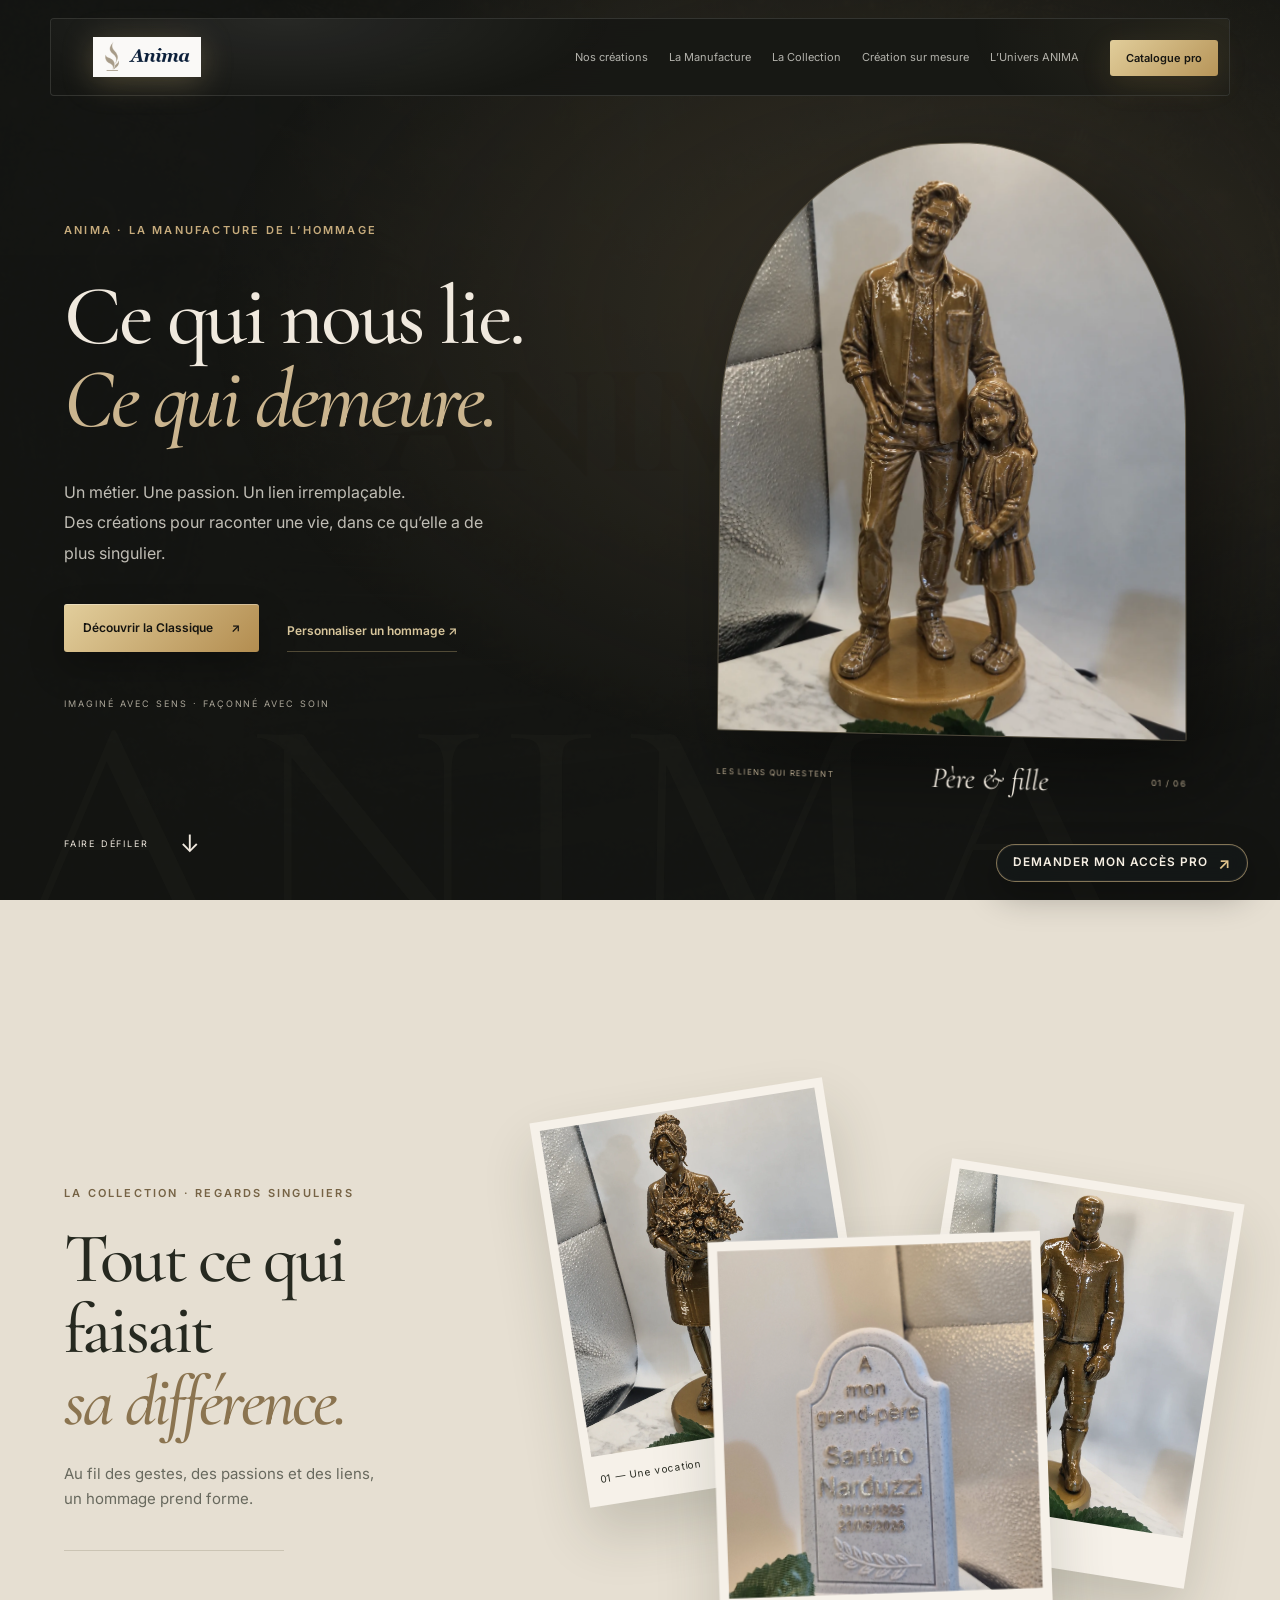
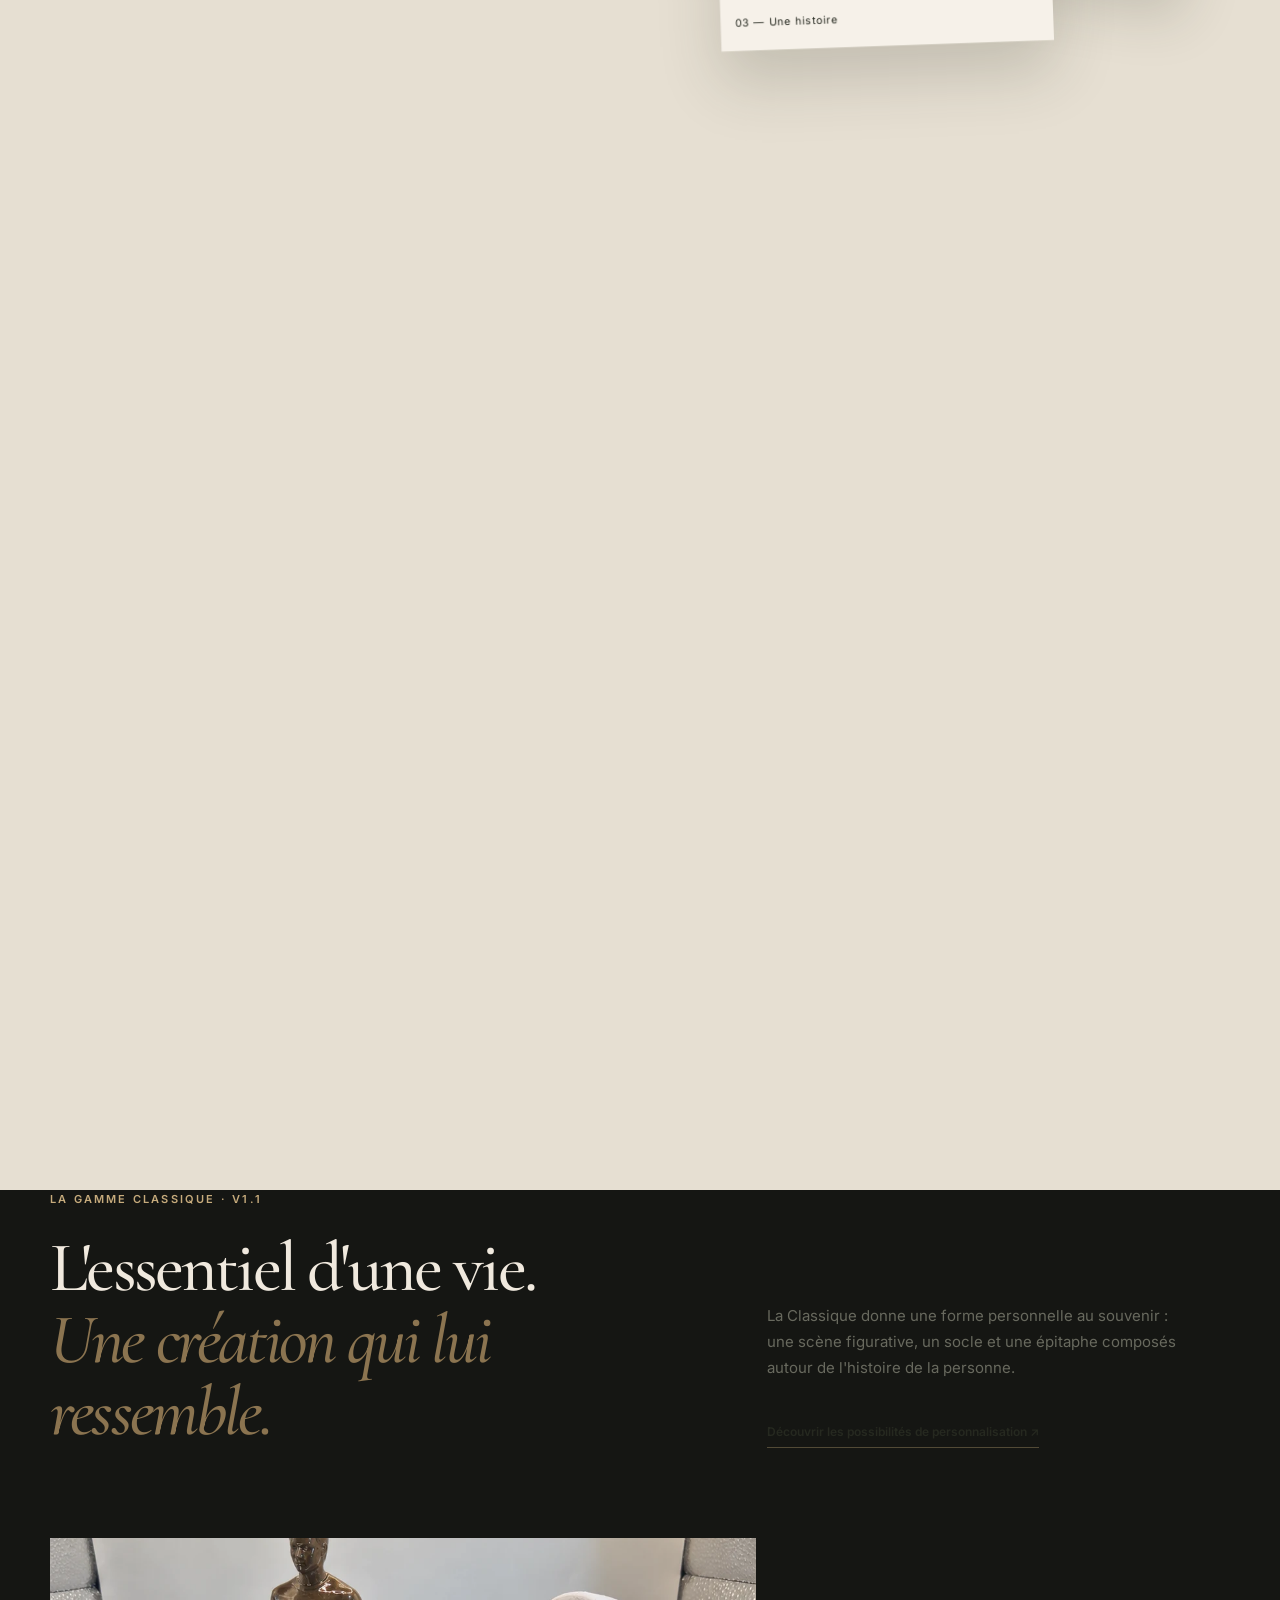
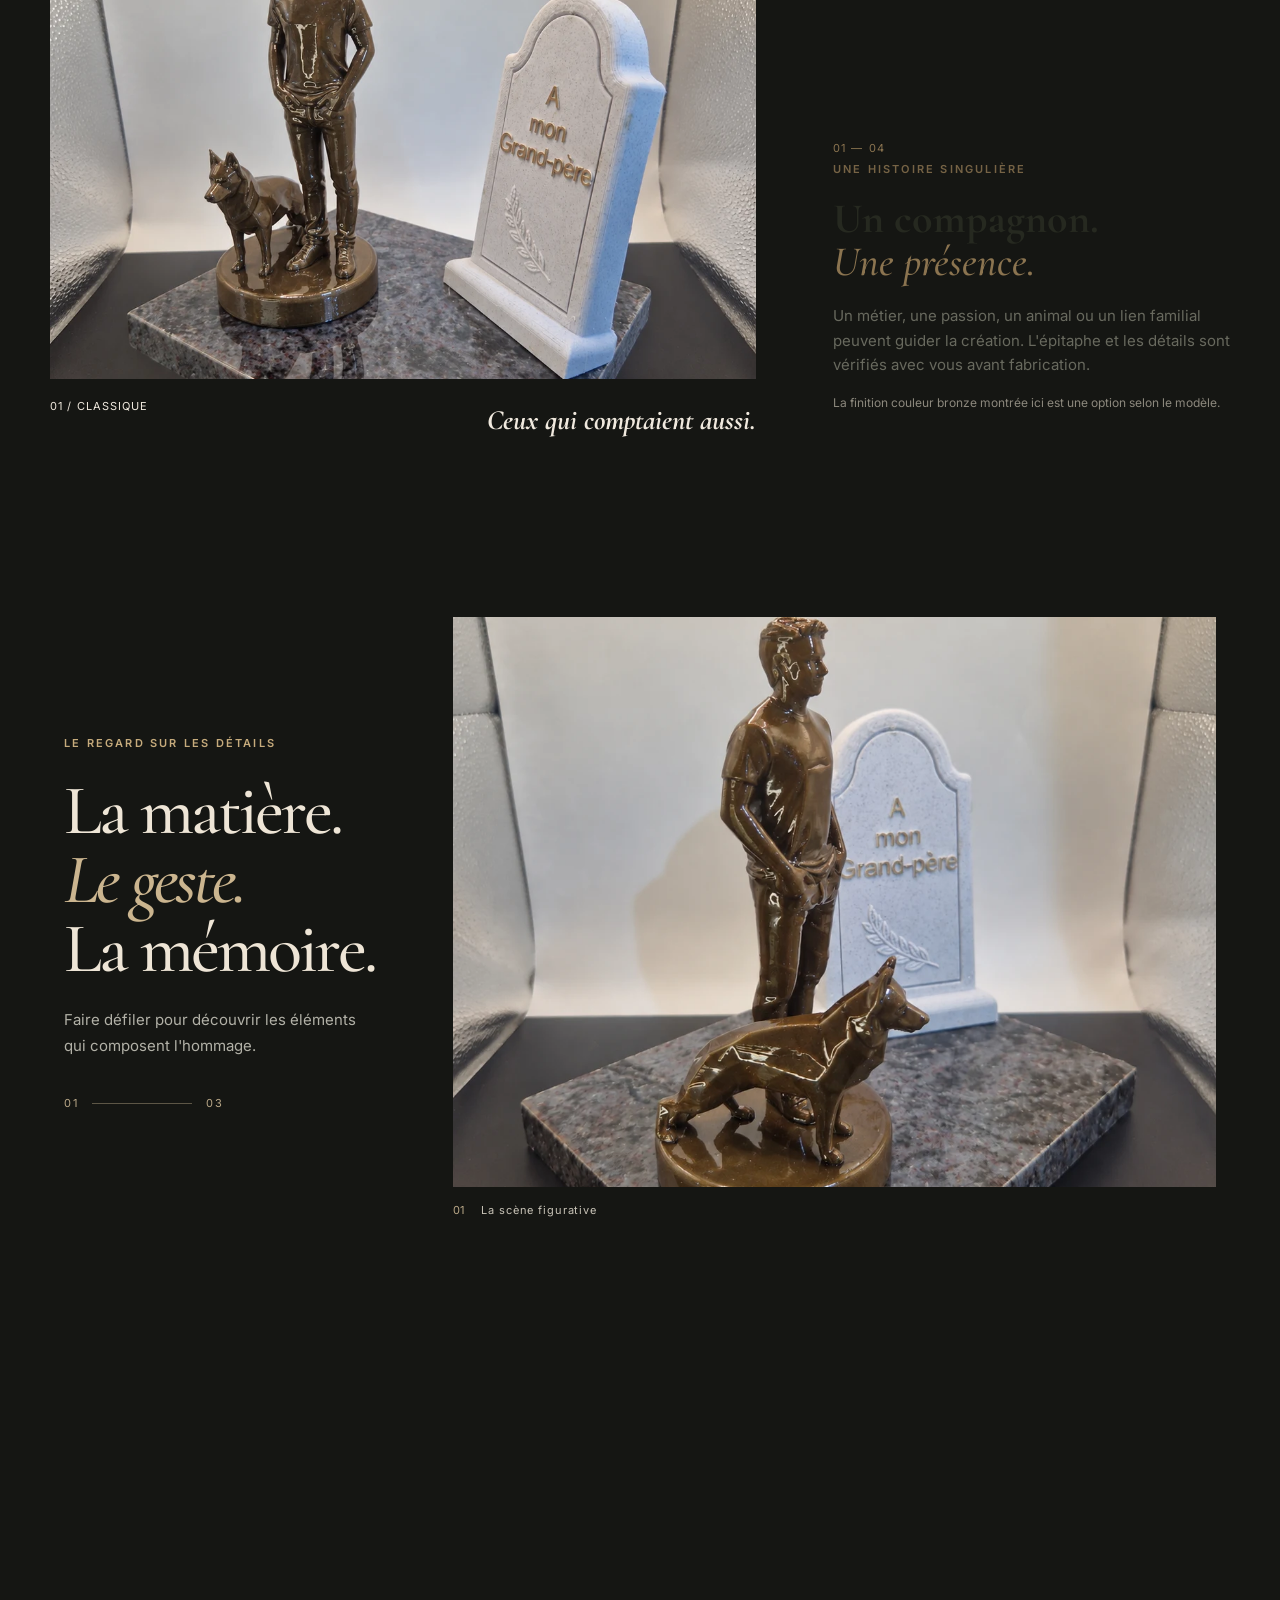
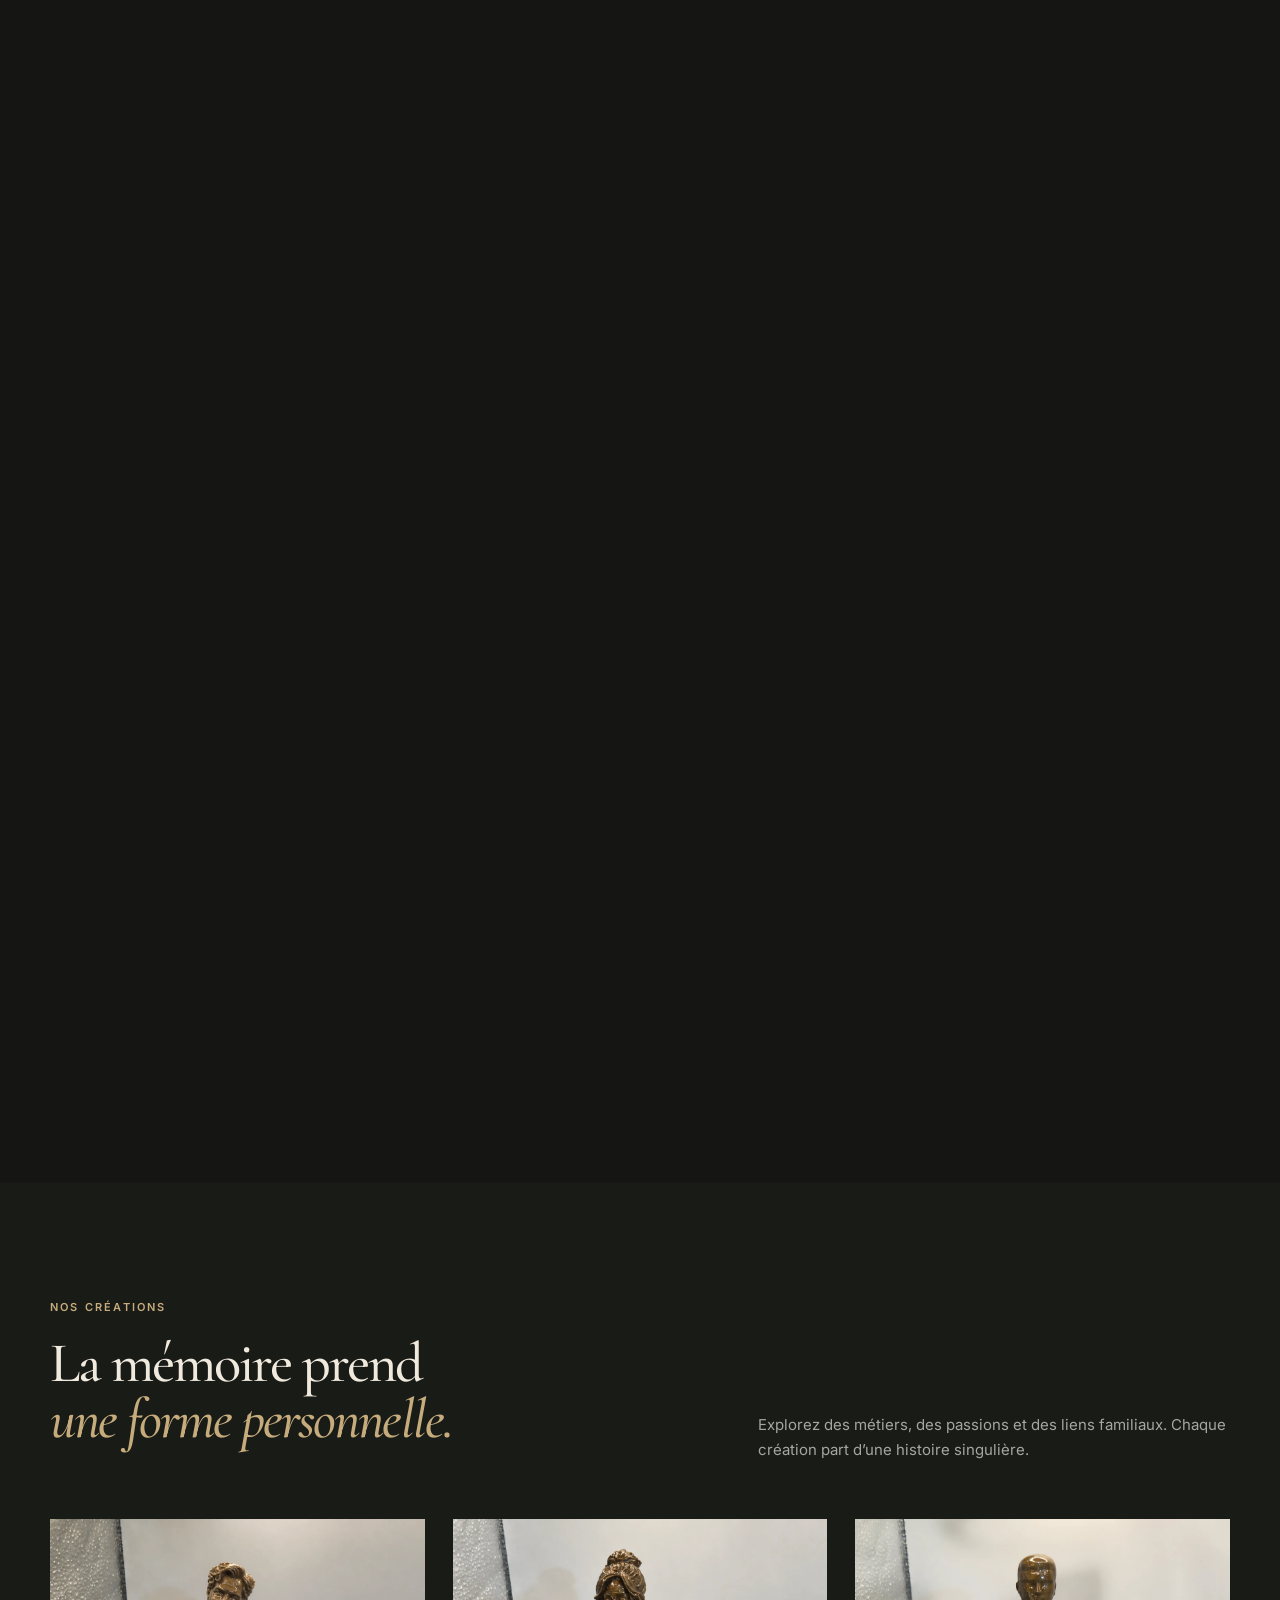
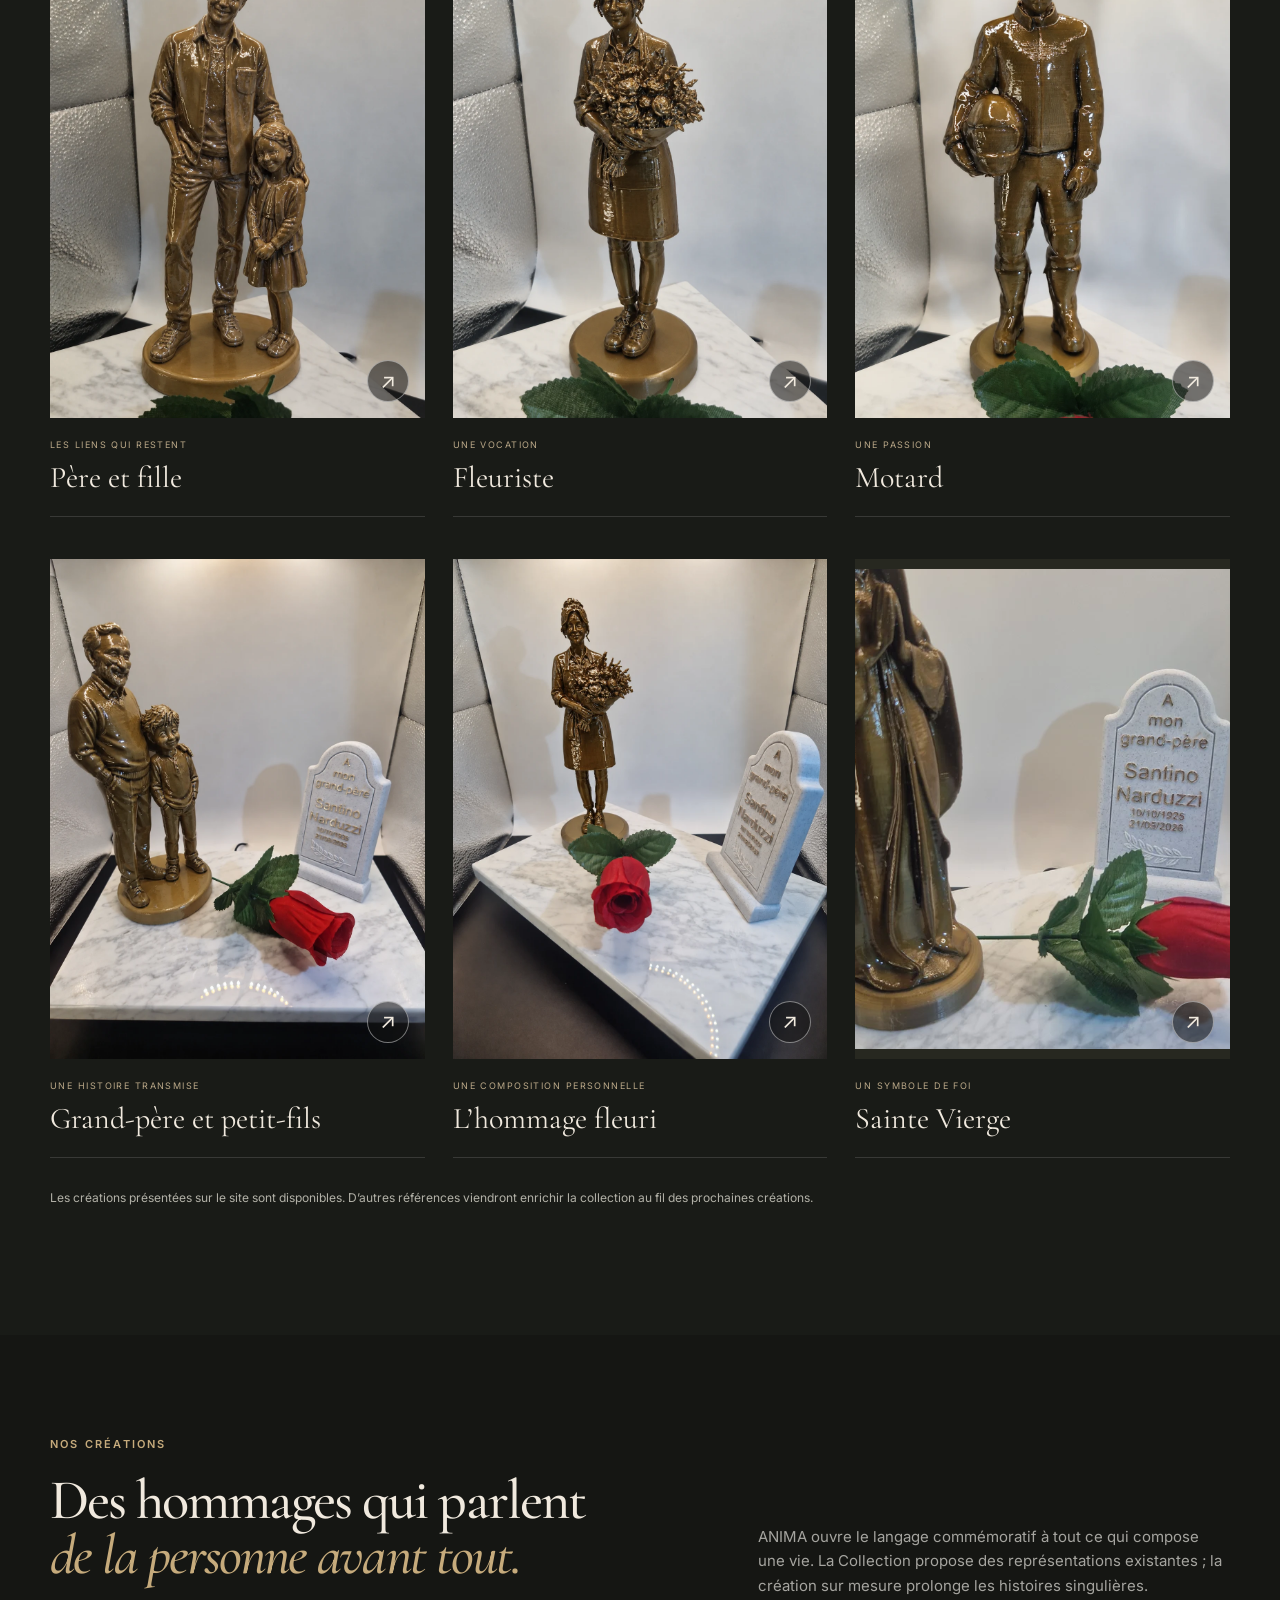
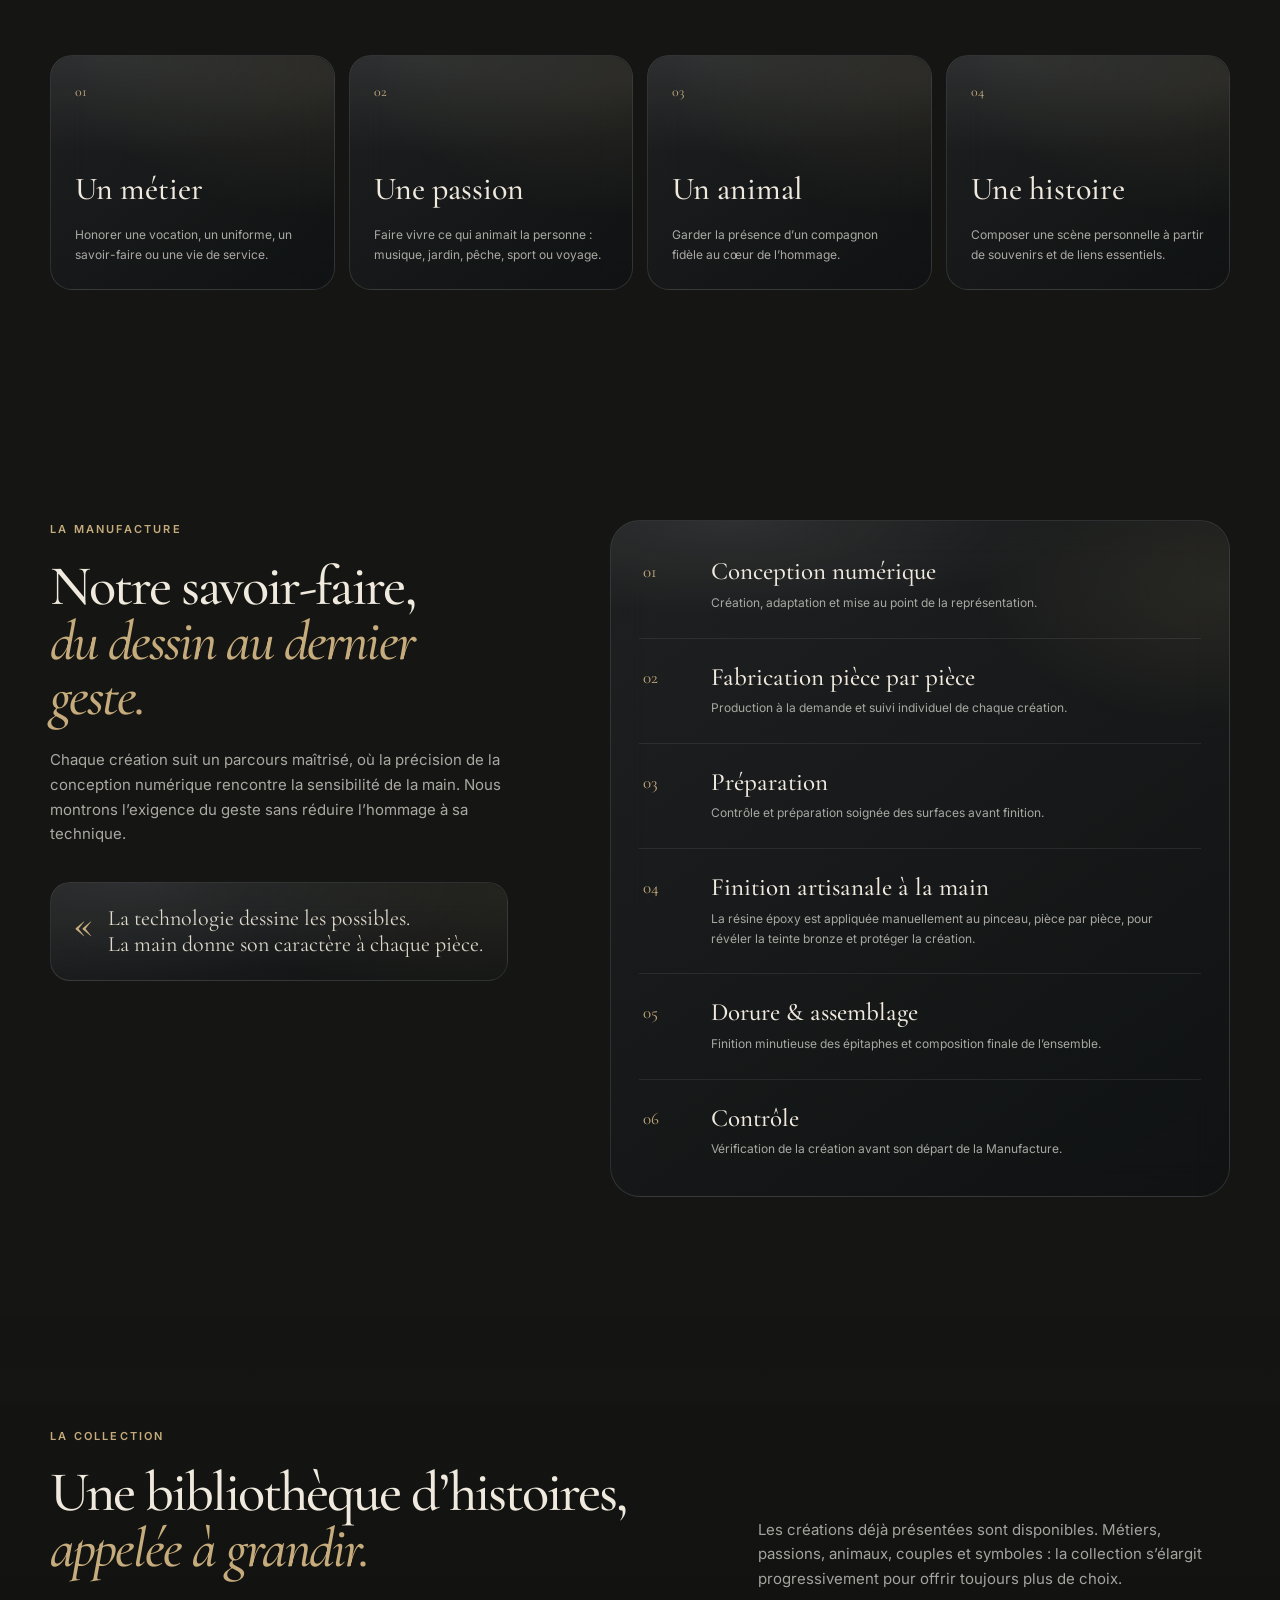
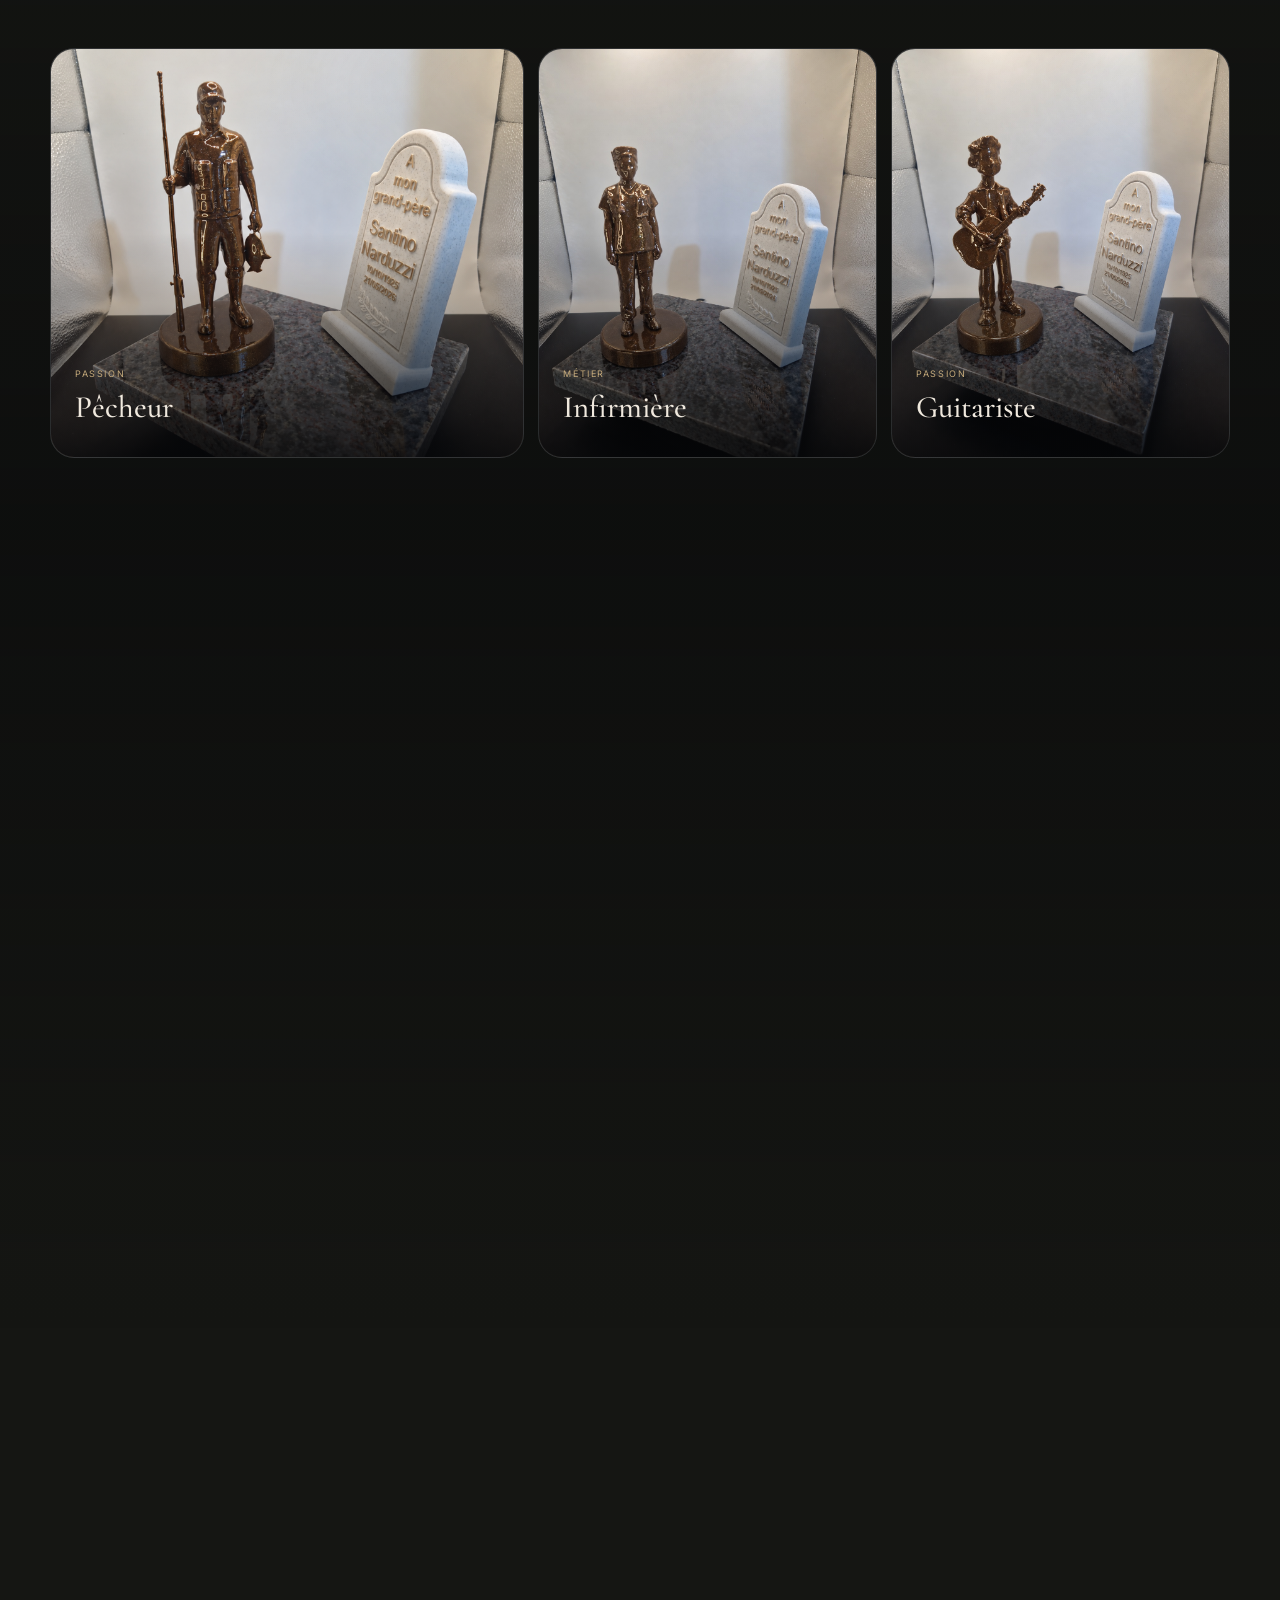
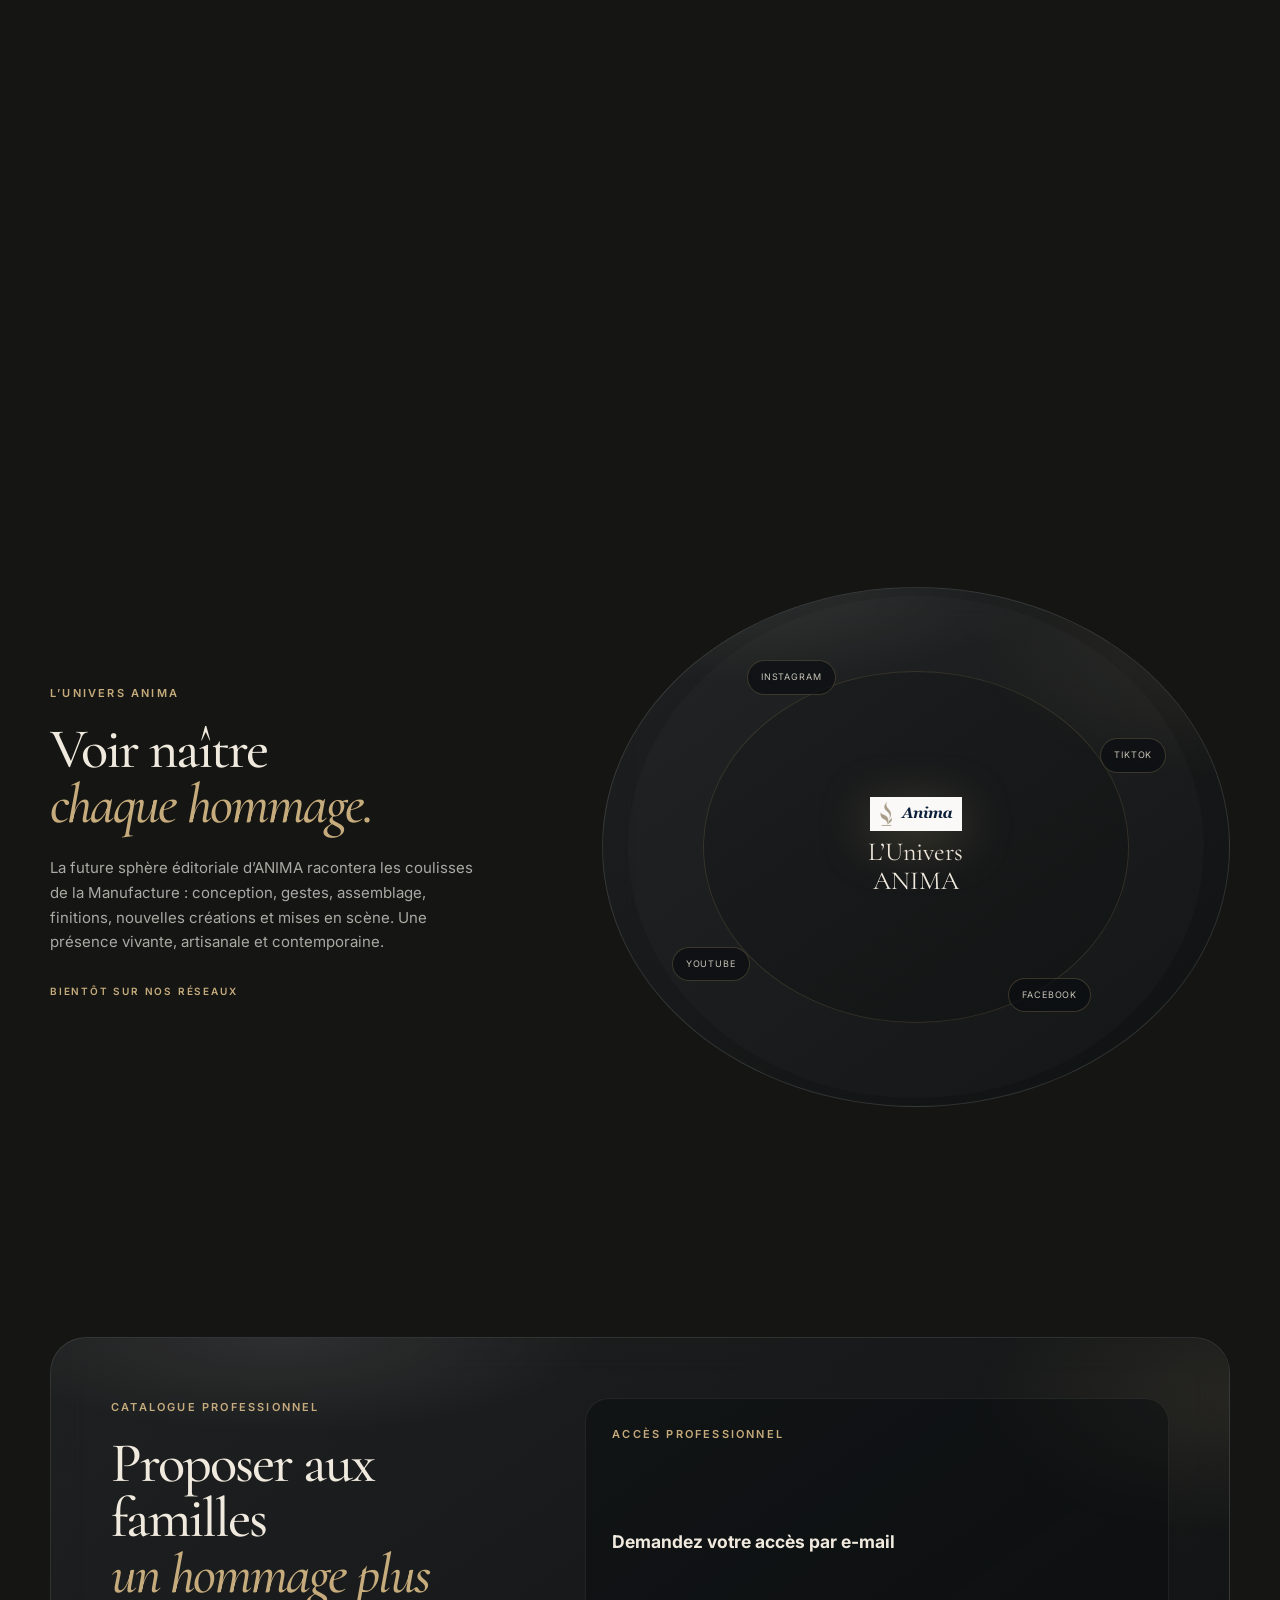
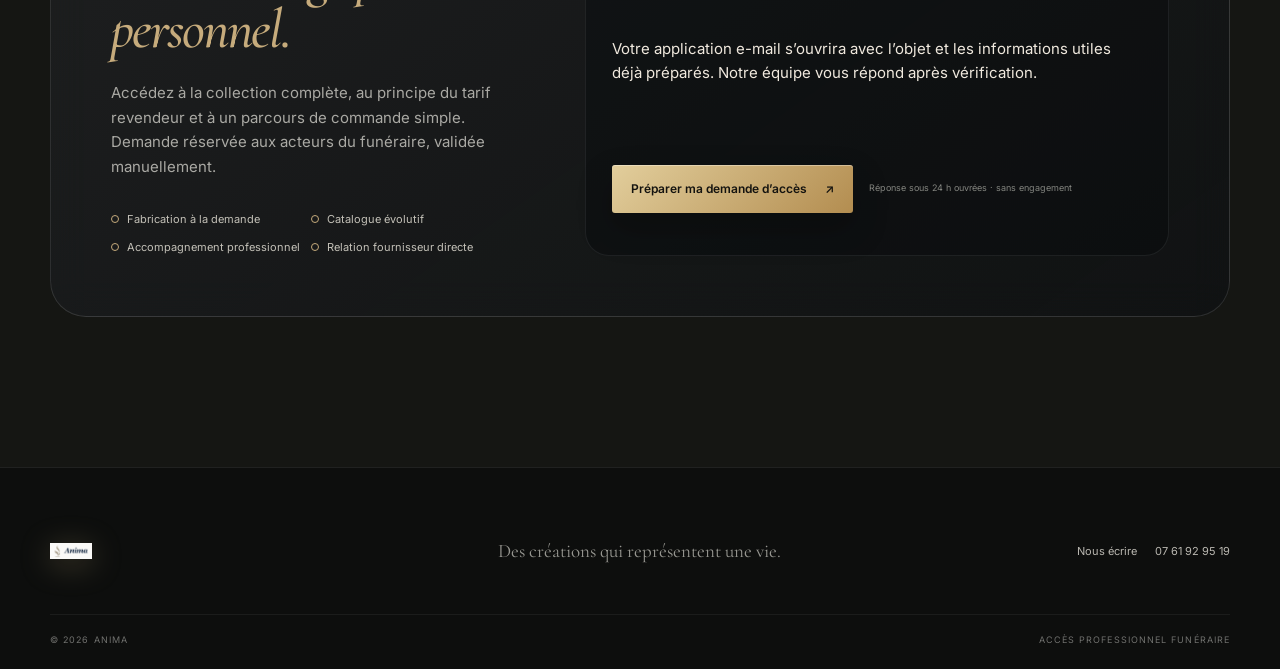
<file: index.html>
<!doctype html>
<html lang="fr">
<head>
  <meta charset="utf-8">
  <meta name="viewport" content="width=device-width, initial-scale=1">
  <meta name="description" content="ANIMA imagine et fabrique des créations commémoratives figuratives qui racontent un métier, une passion, un animal ou une histoire de vie. Catalogue réservé aux professionnels du funéraire.">
  <meta name="theme-color" content="#090b0e">
  <meta property="og:title" content="ANIMA — La Manufacture de l’hommage figuratif">
  <meta property="og:description" content="Des créations commémoratives qui représentent une personne par ce qui la rendait unique.">
  <meta property="og:type" content="website">
  <title>ANIMA — Créations commémoratives figuratives</title>
  <link rel="icon" href="assets/img/logo.png">
  <link rel="preconnect" href="https://fonts.googleapis.com">
  <link rel="preconnect" href="https://fonts.gstatic.com" crossorigin>
  <link href="https://fonts.googleapis.com/css2?family=Cormorant+Garamond:wght@500;600&family=Inter:wght@300;400;500;600&display=swap" rel="stylesheet">
  <link rel="stylesheet" href="assets/css/site.css">
<link rel="stylesheet" href="assets/css/immersif.css?v=images-fix3"></head>
<body>
  <div class="site-background" aria-hidden="true"></div>
  <header class="site-header">
    <div class="shell">
      <div class="nav-bar glass glass--nav">
        <a class="brand" href="#accueil" aria-label="ANIMA — Accueil"><img src="assets/img/logo-bon.png" referrerpolicy="no-referrer" alt="" class="brand__logo"><span class="brand__copy"><strong>ANIMA</strong><small>Manufacture commémorative</small></span></a>
        <nav class="desktop-nav" aria-label="Navigation principale"><a href="#pieces">Nos créations</a><a href="#manufacture">La Manufacture</a><a href="galerie.html">La Collection</a><a href="#sur-mesure">Création sur mesure</a><a href="#univers">L’Univers ANIMA</a></nav>
        <div class="nav-pro"><a class="nav-cta" href="catalogue.html" aria-haspopup="true">Catalogue pro</a><div class="nav-pro-menu" aria-label="Menu Espace pro"><a href="catalogue.html">Catalogue professionnel</a><a href="#professionnels">Demander un accès pro</a></div></div>
        <button class="menu-button" type="button" aria-label="Ouvrir le menu" aria-expanded="false" aria-controls="mobile-menu"><span></span><span></span></button>
      </div>
      <nav id="mobile-menu" class="mobile-nav glass" aria-label="Navigation mobile"><a href="#pieces">Nos créations</a><a href="#manufacture">La Manufacture</a><a href="galerie.html">La Collection</a><a href="#sur-mesure">Création sur mesure</a><a href="#univers">L’Univers ANIMA</a><span class="mobile-nav__label">Espace pro</span><a class="mobile-nav__sub" href="catalogue.html">Catalogue professionnel</a><a class="mobile-nav__sub" href="#professionnels">Demander un accès pro</a></nav>
    </div>
  </header>

  <main>
<section id="accueil" class="immersive-hero">
<div class="hero-halo" aria-hidden="true"></div>
<div class="hero-editorial">
<p class="eyebrow">ANIMA · LA MANUFACTURE DE L’HOMMAGE</p>
<h1>Ce qui nous lie.<br><em>Ce qui demeure.</em></h1>
<p>Un métier. Une passion. Un lien irremplaçable.<br>Des créations pour raconter une vie, dans ce qu’elle a de plus singulier.</p>
<div class="button-row"><a class="button button--primary" href="#classique">Découvrir la Classique <span aria-hidden="true">↗</span></a><a class="text-link" href="https://souvenirunique.fr/">Personnaliser un hommage ↗</a></div>
<span class="hero-note">IMAGINÉ AVEC SENS · FAÇONNÉ AVEC SOIN</span>
</div>
<div class="hero-art" data-tilt>
<div class="art-frame"><img src="assets/img/immersif/pere-fille.webp" width="1086" height="1448" alt="Création ANIMA représentant un père et sa fille, finition couleur bronze" fetchpriority="high"></div>
<div class="art-caption"><span>LES LIENS QUI RESTENT</span><strong>Père & fille</strong><span>01 / 06</span></div>
</div>
<a class="hero-discover" href="#regards">FAIRE DÉFILER <span>↓</span></a>
<span class="hero-word" aria-hidden="true">ANIMA</span>
</section>
<section class="image-story" id="regards">
<div class="story-sticky">
<div class="story-intro"><p class="eyebrow">LA COLLECTION · REGARDS SINGULIERS</p><h2>Tout ce qui faisait<br><em>sa différence.</em></h2><p>Au fil des gestes, des passions et des liens,<br>un hommage prend forme.</p><div class="story-progress" aria-hidden="true"><span></span></div></div>
<div class="story-pictures">
<figure class="story-photo first"><img src="assets/img/immersif/fleuriste-detail.webp" alt="Le bouquet et les détails de la création Fleuriste" loading="lazy"><figcaption>01 — Une vocation</figcaption></figure>
<figure class="story-photo second"><img src="assets/img/immersif/motard.webp" alt="Création Motard avec son casque" loading="lazy"><figcaption>02 — Une passion</figcaption></figure>
<figure class="story-photo third"><img src="assets/img/immersif/epitaphe-detail.webp" alt="Épitaphe personnalisée avec une rose, création ANIMA" loading="lazy"><figcaption>03 — Une histoire</figcaption></figure>
</div></div></section>
<section id="classique" class="classique-section" aria-labelledby="classique-title">
  <div class="shell classique-heading reveal">
    <div><p class="eyebrow">LA GAMME CLASSIQUE · V1.1</p><h2 id="classique-title">L'essentiel d'une vie.<br><em>Une création qui lui ressemble.</em></h2></div>
    <div><p>La Classique donne une forme personnelle au souvenir : une scène figurative, un socle et une épitaphe composés autour de l'histoire de la personne.</p><a class="text-link" href="https://souvenirunique.fr/">Découvrir les possibilités de personnalisation ↗</a></div>
  </div>
  <div class="shell classique-feature"><figure class="classique-primary reveal"><img src="assets/img/immersif/homme-chien.webp" alt="Exemple de composition Classique avec un homme, son chien et une épitaphe sur un socle" loading="lazy"><figcaption><span>01 / CLASSIQUE</span><strong>Ceux qui comptaient aussi.</strong></figcaption></figure><div class="classique-aside reveal"><span class="index-mark">01 — 04</span><p class="eyebrow">UNE HISTOIRE SINGULIÈRE</p><h3>Un compagnon.<br><em>Une présence.</em></h3><p>Un métier, une passion, un animal ou un lien familial peuvent guider la création. L'épitaphe et les détails sont vérifiés avec vous avant fabrication.</p><p class="classique-footnote">La finition couleur bronze montrée ici est une option selon le modèle.</p></div></div>
</section>
<section class="detail-journey" aria-label="Les détails de la gamme Classique"><div class="detail-inner"><div class="detail-copy"><p class="eyebrow">LE REGARD SUR LES DÉTAILS</p><h2>La matière.<br><em>Le geste.</em><br>La mémoire.</h2><p>Faire défiler pour découvrir les éléments qui composent l'hommage.</p><div class="detail-count"><span data-detail-count>01</span><span class="detail-line"></span><span>03</span></div></div><div class="detail-stage">
<figure class="detail-slide"><img src="assets/img/immersif/homme-chien-profil.webp" alt="Vue de profil de la composition homme et chien et de sa finition couleur bronze" loading="lazy"><figcaption><span>01</span> La scène figurative</figcaption></figure>
<figure class="detail-slide"><img src="assets/img/immersif/pierre-detail.webp" alt="Gros plan sur la surface polie du socle, avec la rose et l'épitaphe en arrière-plan" loading="lazy"><figcaption><span>02</span> Le soin du socle</figcaption></figure>
<figure class="detail-slide"><img src="assets/img/immersif/epitaphe-detail.webp" alt="Gros plan d'une épitaphe personnalisée avec lettres dorées" loading="lazy"><figcaption><span>03</span> L'épitaphe personnalisée</figcaption></figure>
</div></div></section>
<section class="photo-collection section" id="pieces"><div class="shell"><div class="section-heading reveal"><div><p class="eyebrow">NOS CRÉATIONS</p><h2>La mémoire prend<br><em>une forme personnelle.</em></h2></div><p>Explorez des métiers, des passions et des liens familiaux. Chaque création part d’une histoire singulière.</p></div><div class="photo-grid"><button class="photo-piece reveal" data-zoom="assets/img/immersif/pere-fille.webp" aria-label="Agrandir : Père et fille"><span class="piece-image"><img src="assets/img/immersif/pere-fille.webp" alt="Père et fille — création commémorative ANIMA" loading="lazy"><span class="piece-plus" aria-hidden="true">↗</span></span><span class="piece-label"><small>Les liens qui restent</small><strong>Père et fille</strong></span></button><button class="photo-piece reveal" data-zoom="assets/img/immersif/fleuriste-detail.webp" aria-label="Agrandir : Fleuriste"><span class="piece-image"><img src="assets/img/immersif/fleuriste-detail.webp" alt="Fleuriste — création commémorative ANIMA" loading="lazy"><span class="piece-plus" aria-hidden="true">↗</span></span><span class="piece-label"><small>Une vocation</small><strong>Fleuriste</strong></span></button><button class="photo-piece reveal" data-zoom="assets/img/immersif/motard.webp" aria-label="Agrandir : Motard"><span class="piece-image"><img src="assets/img/immersif/motard.webp" alt="Motard — création commémorative ANIMA" loading="lazy"><span class="piece-plus" aria-hidden="true">↗</span></span><span class="piece-label"><small>Une passion</small><strong>Motard</strong></span></button><button class="photo-piece reveal" data-zoom="assets/img/immersif/grand-pere.webp" aria-label="Agrandir : Grand-père et petit-fils"><span class="piece-image"><img src="assets/img/immersif/grand-pere.webp" alt="Grand-père et petit-fils — création commémorative ANIMA" loading="lazy"><span class="piece-plus" aria-hidden="true">↗</span></span><span class="piece-label"><small>Une histoire transmise</small><strong>Grand-père et petit-fils</strong></span></button><button class="photo-piece reveal" data-zoom="assets/img/immersif/fleuriste.webp" aria-label="Agrandir : L’hommage fleuri"><span class="piece-image"><img src="assets/img/immersif/fleuriste.webp" alt="L’hommage fleuri — création commémorative ANIMA" loading="lazy"><span class="piece-plus" aria-hidden="true">↗</span></span><span class="piece-label"><small>Une composition personnelle</small><strong>L’hommage fleuri</strong></span></button><button class="photo-piece reveal" data-zoom="assets/img/immersif/vierge.webp" aria-label="Agrandir : Sainte Vierge"><span class="piece-image"><img src="assets/img/immersif/vierge.webp" alt="Sainte Vierge — création commémorative ANIMA" loading="lazy"><span class="piece-plus" aria-hidden="true">↗</span></span><span class="piece-label"><small>Un symbole de foi</small><strong>Sainte Vierge</strong></span></button></div><p class="collection-note">Les créations présentées sur le site sont disponibles. D’autres références viendront enrichir la collection au fil des prochaines créations.</p></div></section>    <section id="creations" class="section section--dense">
      <div class="shell">
        <div class="section-heading reveal"><div><p class="eyebrow">Nos créations</p><h2>Des hommages qui parlent<br><em>de la personne avant tout.</em></h2></div><p>ANIMA ouvre le langage commémoratif à tout ce qui compose une vie. La Collection propose des représentations existantes ; la création sur mesure prolonge les histoires singulières.</p></div>
        <div class="story-grid"><article class="story-card glass reveal"><span>01</span><h3>Un métier</h3><p>Honorer une vocation, un uniforme, un savoir-faire ou une vie de service.</p></article><article class="story-card glass reveal"><span>02</span><h3>Une passion</h3><p>Faire vivre ce qui animait la personne : musique, jardin, pêche, sport ou voyage.</p></article><article class="story-card glass reveal"><span>03</span><h3>Un animal</h3><p>Garder la présence d’un compagnon fidèle au cœur de l’hommage.</p></article><article class="story-card glass reveal"><span>04</span><h3>Une histoire</h3><p>Composer une scène personnelle à partir de souvenirs et de liens essentiels.</p></article></div>
      </div>
    </section>

    <section id="manufacture" class="section">
      <div class="shell manufacture-grid">
        <div class="manufacture-intro reveal"><p class="eyebrow">La Manufacture</p><h2>Notre savoir-faire,<br><em>du dessin au dernier geste.</em></h2><p>Chaque création suit un parcours maîtrisé, où la précision de la conception numérique rencontre la sensibilité de la main. Nous montrons l’exigence du geste sans réduire l’hommage à sa technique.</p><div class="craft-quote glass"><span>«</span><p>La technologie dessine les possibles.<br>La main donne son caractère à chaque pièce.</p></div></div>
        <ol class="process glass reveal" aria-label="Étapes de fabrication">
          <li><span>01</span><div><h3>Conception numérique</h3><p>Création, adaptation et mise au point de la représentation.</p></div></li><li><span>02</span><div><h3>Fabrication pièce par pièce</h3><p>Production à la demande et suivi individuel de chaque création.</p></div></li><li><span>03</span><div><h3>Préparation</h3><p>Contrôle et préparation soignée des surfaces avant finition.</p></div></li><li><span>04</span><div><h3>Finition artisanale à la main</h3><p>La résine époxy est appliquée manuellement au pinceau, pièce par pièce, pour révéler la teinte bronze et protéger la création.</p></div></li><li><span>05</span><div><h3>Dorure & assemblage</h3><p>Finition minutieuse des épitaphes et composition finale de l’ensemble.</p></div></li><li><span>06</span><div><h3>Contrôle</h3><p>Vérification de la création avant son départ de la Manufacture.</p></div></li>
        </ol>
      </div>
    </section>

    <section id="collection" class="section section--collection">
      <div class="shell">
        <div class="section-heading reveal"><div><p class="eyebrow">La Collection</p><h2>Une bibliothèque d’histoires,<br><em>appelée à grandir.</em></h2></div><p>Les créations déjà présentées sont disponibles. Métiers, passions, animaux, couples et symboles : la collection s’élargit progressivement pour offrir toujours plus de choix.</p></div>
        <div class="collection-preview"><a class="creation-card creation-card--wide glass reveal" href="galerie.html"><img src="assets/img/pecheur%201.jpg" alt="Création commémorative ANIMA représentant un pêcheur" loading="lazy"><span class="creation-card__shade"></span><span class="creation-card__label"><small>Passion</small><strong>Pêcheur</strong></span></a><a class="creation-card glass reveal" href="galerie.html"><img src="assets/img/infirmiere%201.jpg" alt="Création commémorative ANIMA représentant une infirmière" loading="lazy"><span class="creation-card__shade"></span><span class="creation-card__label"><small>Métier</small><strong>Infirmière</strong></span></a><a class="creation-card glass reveal" href="galerie.html"><img src="assets/img/guitariste%201.jpg" alt="Création commémorative ANIMA représentant un guitariste" loading="lazy"><span class="creation-card__shade"></span><span class="creation-card__label"><small>Passion</small><strong>Guitariste</strong></span></a></div>
<div class="catalogue-teaser reveal">
          <p class="eyebrow">ÉBAUCHE DU CATALOGUE · EN COURS D’ENRICHISSEMENT</p>
          <h3>Des métiers, des passions et des histoires à représenter.</h3>
          <p class="catalogue-teaser__intro">Les créations déjà présentées sur le site sont réellement disponibles. Cette première sélection donne un aperçu de l’étendue de la gamme ANIMA ; de nouvelles références viendront l’élargir progressivement.</p>
          <div class="story-grid">
            <article class="story-card glass reveal"><span>01</span><h3>Métiers</h3><p>Infirmière, pêcheur et d’autres vocations qui ont marqué une vie.</p></article>
            <article class="story-card glass reveal"><span>02</span><h3>Passions</h3><p>Guitariste, motard, musique, jardin, sport ou voyage.</p></article>
            <article class="story-card glass reveal"><span>03</span><h3>Familles & liens</h3><p>Père et fille, grand-père et petit-fils, couples et proches.</p></article>
            <article class="story-card glass reveal"><span>04</span><h3>Animaux</h3><p>Un compagnon fidèle, une présence qui faisait partie de l’histoire.</p></article>
            <article class="story-card glass reveal"><span>05</span><h3>Fleurs & symboles</h3><p>Hommage fleuri, symbole de foi et compositions personnelles.</p></article>
            <article class="story-card glass reveal"><span>06</span><h3>Créations sur mesure</h3><p>Quand une histoire singulière appelle une représentation unique.</p></article>
          </div>
          <p class="collection-note">Premières références disponibles dès maintenant · collection appelée à grandir.</p>
        </div>
                <div class="centered-action reveal"><a class="button button--primary" href="galerie.html">Explorer toute La Collection <span aria-hidden="true">→</span></a></div>
      </div>
    </section>

    <section id="sur-mesure" class="section"><div class="shell made-to-measure glass reveal"><div class="made-to-measure__index">SUR<br>MESURE</div><div class="made-to-measure__content"><p class="eyebrow">Création sur mesure</p><h2>Quand le catalogue ne suffit pas,<br><em>l’histoire guide la création.</em></h2><p>À partir d’une demande vérifiée, ANIMA étudie une représentation spécifique : posture, métier, passion, animal ou composition familiale. Les éléments sensibles — identité, dates, texte et photographie — restent soumis à validation avant fabrication.</p><a class="text-link" href="#professionnels">Présenter un projet professionnel <span aria-hidden="true">→</span></a></div></div></section>

    <section id="univers" class="section"><div class="shell universe-grid"><div class="universe-copy reveal"><p class="eyebrow">L’Univers ANIMA</p><h2>Voir naître<br><em>chaque hommage.</em></h2><p>La future sphère éditoriale d’ANIMA racontera les coulisses de la Manufacture : conception, gestes, assemblage, finitions, nouvelles créations et mises en scène. Une présence vivante, artisanale et contemporaine.</p><p class="coming-soon">Bientôt sur nos réseaux</p></div><div class="social-orbit glass reveal" aria-label="Réseaux sociaux ANIMA à venir"><div class="orbit-center"><img src="assets/img/logo-bon.png" referrerpolicy="no-referrer" alt=""><span>L’Univers<br>ANIMA</span></div><span class="orbit-item orbit-item--1">Instagram</span><span class="orbit-item orbit-item--2">TikTok</span><span class="orbit-item orbit-item--3">Facebook</span><span class="orbit-item orbit-item--4">YouTube</span></div></div></section>

    <section id="professionnels" class="section section--pro">
      <div class="shell"><div class="pro-panel glass reveal">
        <div class="pro-panel__intro"><p class="eyebrow">Catalogue professionnel</p><h2>Proposer aux familles<br><em>un hommage plus personnel.</em></h2><p>Accédez à la collection complète, au principe du tarif revendeur et à un parcours de commande simple. Demande réservée aux acteurs du funéraire, validée manuellement.</p><ul class="benefits"><li>Fabrication à la demande</li><li>Catalogue évolutif</li><li>Accompagnement professionnel</li><li>Relation fournisseur directe</li></ul></div>
        <div id="access-form" class="pro-form pro-email-cta">
          <p class="eyebrow">Accès professionnel</p>
          <h3>Demandez votre accès par e-mail</h3>
          <p>Votre application e-mail s’ouvrira avec l’objet et les informations utiles déjà préparés. Notre équipe vous répond après vérification.</p>
          <div class="form-footer"><button id="access-email-button" class="button button--primary" type="button">Préparer ma demande d’accès <span aria-hidden="true">↗</span></button><small>Réponse sous 24 h ouvrées · sans engagement</small></div>
          <p id="form-status" class="form-status" role="status" aria-live="polite"></p>
        </div>
      </div></div>
    </section>
  </main>
  <footer class="site-footer"><div class="shell footer-grid"><div class="brand brand--footer"><img src="assets/img/logo-bon.png" referrerpolicy="no-referrer" alt="" class="brand__logo"><span class="brand__copy"><strong>ANIMA</strong><small>Manufacture commémorative</small></span></div><p>Des créations qui représentent une vie.</p><div class="footer-contact"><a href="#" id="footer-email-link">Nous écrire</a><a href="tel:+33761929519">07 61 92 95 19</a></div></div><div class="shell footer-bottom"><span>© <span data-year></span> ANIMA</span><span>Accès professionnel funéraire</span></div></footer>
  <dialog class="photo-dialog" aria-label="Détail de la création"><button class="photo-close" aria-label="Fermer la photo">×</button><img alt=""><p></p></dialog><script src="assets/js/site.js" defer></script><script src="assets/js/immersif.js" defer></script>
  <a class="floating-pro-cta" href="#professionnels">Demander mon accès pro <span aria-hidden="true">↗</span></a>
</body>
</html>
</file>
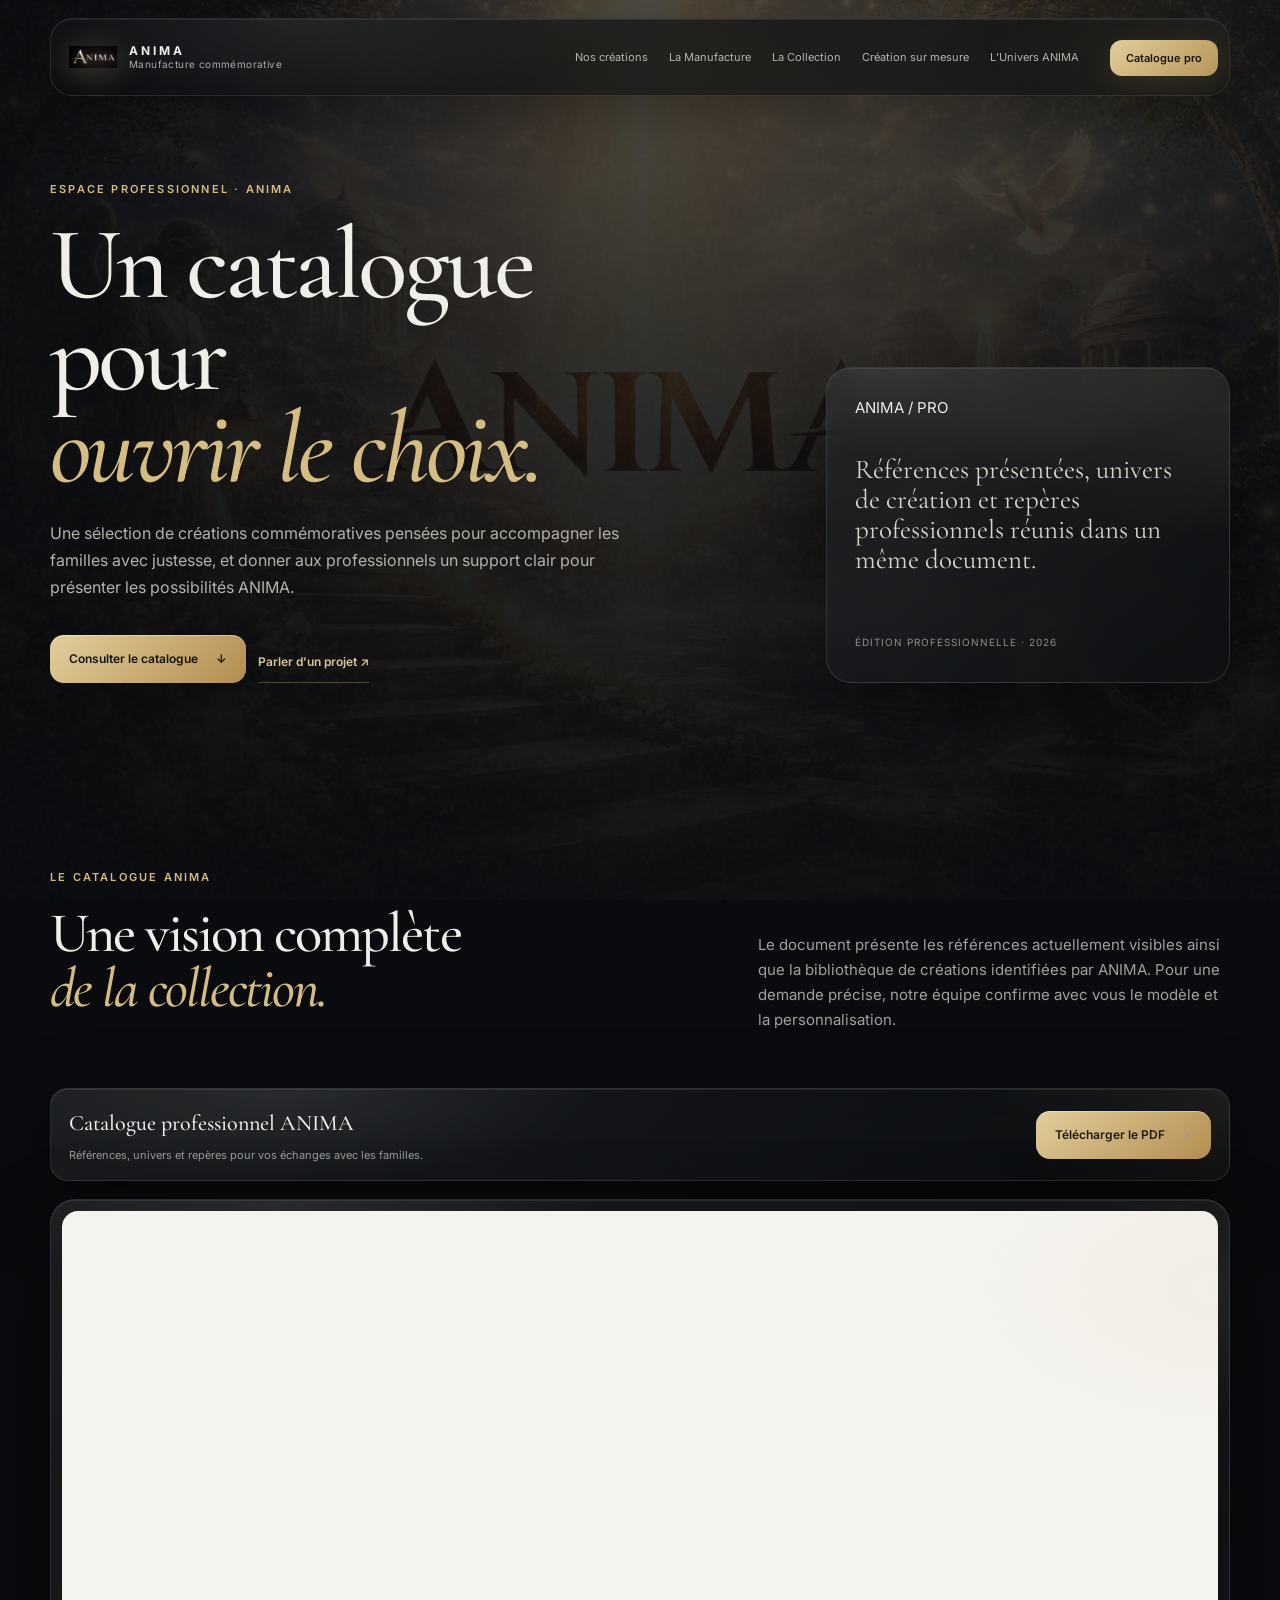
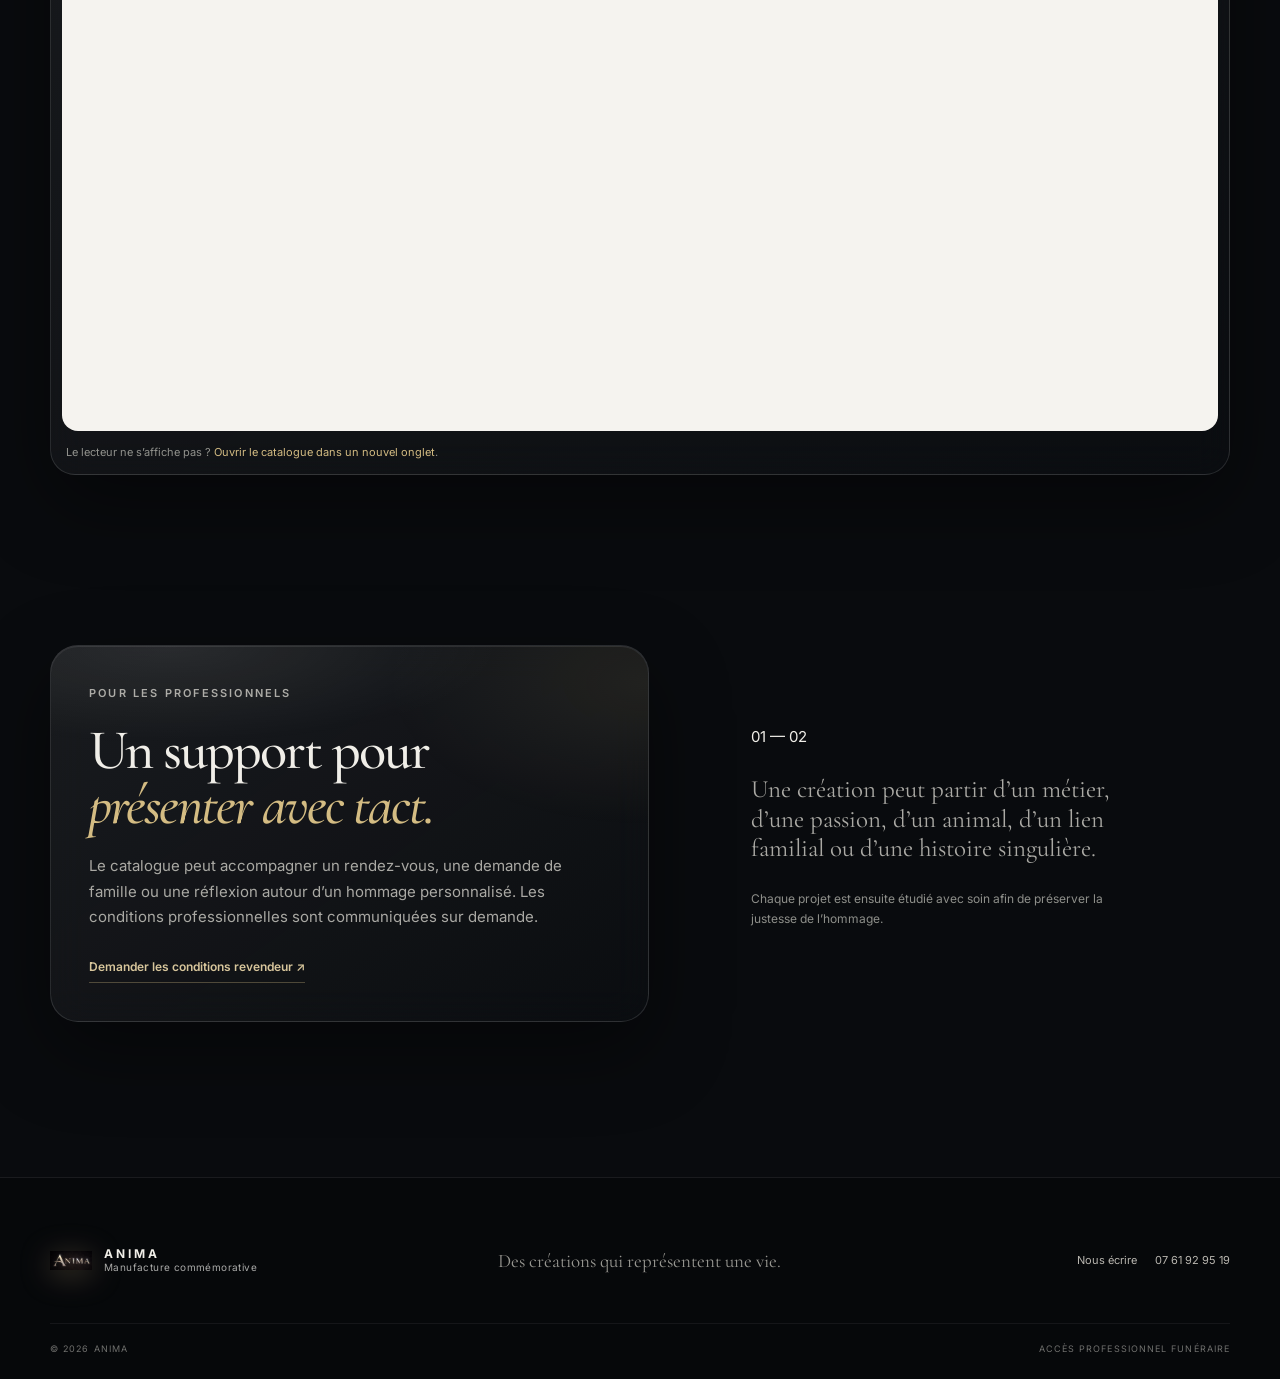
<file: catalogue.html>
<!doctype html>
<html lang="fr">
<head>
  <meta charset="utf-8">
  <meta name="viewport" content="width=device-width, initial-scale=1">
  <meta name="description" content="Catalogue professionnel ANIMA pour les pompes funèbres, marbriers et partenaires du secteur funéraire.">
  <meta name="theme-color" content="#090b0e">
  <meta property="og:title" content="Catalogue professionnel — ANIMA">
  <meta property="og:description" content="Découvrez les références ANIMA et les possibilités proposées aux professionnels du funéraire.">
  <meta property="og:type" content="website">
  <title>Catalogue professionnel — ANIMA</title>
  <link rel="icon" href="assets/img/logo.png">
  <link rel="preconnect" href="https://fonts.googleapis.com">
  <link rel="preconnect" href="https://fonts.gstatic.com" crossorigin>
  <link href="https://fonts.googleapis.com/css2?family=Cormorant+Garamond:wght@500;600&family=Inter:wght@300;400;500;600&display=swap" rel="stylesheet">
  <link rel="stylesheet" href="assets/css/site.css">
</head>
<body class="catalogue-page">
  <div class="site-background" aria-hidden="true"></div>
  <header class="site-header">
    <div class="shell">
      <div class="nav-bar glass glass--nav">
        <a class="brand" href="index.html" aria-label="ANIMA — Accueil"><img src="assets/img/logo.png" alt="" class="brand__logo"><span class="brand__copy"><strong>ANIMA</strong><small>Manufacture commémorative</small></span></a>
        <nav class="desktop-nav" aria-label="Navigation principale"><a href="index.html#pieces">Nos créations</a><a href="index.html#manufacture">La Manufacture</a><a href="galerie.html">La Collection</a><a href="index.html#sur-mesure">Création sur mesure</a><a href="index.html#univers">L’Univers ANIMA</a></nav>
        <div class="nav-pro"><a class="nav-cta" href="catalogue.html" aria-current="page" aria-haspopup="true">Catalogue pro</a><div class="nav-pro-menu" aria-label="Menu Espace pro"><a href="catalogue.html" aria-current="page">Catalogue professionnel</a><a href="index.html#professionnels">Demander un accès pro</a></div></div>
        <button class="menu-button" type="button" aria-label="Ouvrir le menu" aria-expanded="false" aria-controls="mobile-menu"><span></span><span></span></button>
      </div>
      <nav id="mobile-menu" class="mobile-nav glass" aria-label="Navigation mobile"><a href="index.html#pieces">Nos créations</a><a href="index.html#manufacture">La Manufacture</a><a href="galerie.html">La Collection</a><a href="index.html#sur-mesure">Création sur mesure</a><a href="index.html#univers">L’Univers ANIMA</a><span class="mobile-nav__label">Espace pro</span><a class="mobile-nav__sub" href="catalogue.html" aria-current="page">Catalogue professionnel</a><a class="mobile-nav__sub" href="index.html#professionnels">Demander un accès pro</a></nav>
    </div>
  </header>

  <main>
    <section class="catalogue-hero section">
      <div class="shell catalogue-hero__grid">
        <div class="reveal">
          <p class="eyebrow">Espace professionnel · ANIMA</p>
          <h1>Un catalogue pour<br><em>ouvrir le choix.</em></h1>
          <p class="catalogue-hero__lead">Une sélection de créations commémoratives pensées pour accompagner les familles avec justesse, et donner aux professionnels un support clair pour présenter les possibilités ANIMA.</p>
          <div class="button-row"><a class="button button--primary" href="#catalogue">Consulter le catalogue <span aria-hidden="true">↓</span></a><a class="text-link" href="index.html#professionnels">Parler d’un projet ↗</a></div>
        </div>
        <aside class="catalogue-hero__aside glass reveal"><span class="index-mark">ANIMA / PRO</span><p>Références présentées, univers de création et repères professionnels réunis dans un même document.</p><span class="catalogue-hero__meta">Édition professionnelle · 2026</span></aside>
      </div>
    </section>

    <section id="catalogue" class="section catalogue-document">
      <div class="shell">
        <div class="section-heading reveal"><div><p class="eyebrow">Le catalogue ANIMA</p><h2>Une vision complète<br><em>de la collection.</em></h2></div><p>Le document présente les références actuellement visibles ainsi que la bibliothèque de créations identifiées par ANIMA. Pour une demande précise, notre équipe confirme avec vous le modèle et la personnalisation.</p></div>
        <div class="catalogue-toolbar glass reveal"><div><strong>Catalogue professionnel ANIMA</strong><span>Références, univers et repères pour vos échanges avec les familles.</span></div><a class="button button--primary" href="catalogue_anima_evolutif.pdf" download> Télécharger le PDF <span aria-hidden="true">↗</span></a></div>
        <div class="catalogue-viewer glass reveal"><iframe src="catalogue_anima_evolutif.pdf#view=FitH" title="Catalogue professionnel ANIMA"></iframe><p class="catalogue-fallback">Le lecteur ne s’affiche pas ? <a href="catalogue_anima_evolutif.pdf">Ouvrir le catalogue dans un nouvel onglet</a>.</p></div>
      </div>
    </section>

    <section class="section catalogue-next">
      <div class="shell catalogue-next__grid">
        <div class="catalogue-next__card glass reveal"><p class="eyebrow">Pour les professionnels</p><h2>Un support pour<br><em>présenter avec tact.</em></h2><p>Le catalogue peut accompagner un rendez-vous, une demande de famille ou une réflexion autour d’un hommage personnalisé. Les conditions professionnelles sont communiquées sur demande.</p><a class="text-link" href="index.html#professionnels">Demander les conditions revendeur ↗</a></div>
        <div class="catalogue-next__note reveal"><span class="index-mark">01 — 02</span><p>Une création peut partir d’un métier, d’une passion, d’un animal, d’un lien familial ou d’une histoire singulière.</p><p>Chaque projet est ensuite étudié avec soin afin de préserver la justesse de l’hommage.</p></div>
      </div>
    </section>
  </main>

  <footer class="site-footer"><div class="shell footer-grid"><div class="brand brand--footer"><img src="assets/img/logo.png" alt="" class="brand__logo"><span class="brand__copy"><strong>ANIMA</strong><small>Manufacture commémorative</small></span></div><p>Des créations qui représentent une vie.</p><div class="footer-contact"><a href="mailto:c.fruchart96@gmail.com">Nous écrire</a><a href="tel:+33761929519">07 61 92 95 19</a></div></div><div class="shell footer-bottom"><span>© <span data-year></span> ANIMA</span><span>Accès professionnel funéraire</span></div></footer>
  <script src="assets/js/site.js" defer></script>
</body>
</html>
</file>
<file: assets/css/site.css>
:root{--ink:#090b0e;--paper:#f0eee8;--bronze:#d4bc83;--line:rgba(255,255,255,.12);--serif:"Cormorant Garamond",Georgia,serif;--sans:Inter,system-ui,sans-serif;--shadow:0 28px 80px rgba(0,0,0,.42);--shell:min(1180px,calc(100% - 48px))}
*{box-sizing:border-box}html{scroll-behavior:smooth;scroll-padding-top:120px}body{margin:0;background:var(--ink);color:var(--paper);font-family:var(--sans);font-size:15px;line-height:1.65;overflow-x:hidden}body.dialog-open{overflow:hidden}a{color:inherit;text-decoration:none}button,input,textarea{font:inherit}.shell{width:var(--shell);margin-inline:auto}.section{padding:clamp(78px,9vw,132px) 0}.section--dense{padding-top:100px}
.site-background{position:fixed;inset:0;z-index:-3;background:url("../img/anima-fresque.png") center 18%/cover no-repeat;transform:translateZ(0)}.site-background::before{content:"";position:absolute;inset:0;background:radial-gradient(900px 600px at 65% 6%,rgba(203,172,106,.18),transparent 64%),linear-gradient(90deg,rgba(7,9,12,.89),rgba(7,9,12,.62) 45%,rgba(7,9,12,.72)),linear-gradient(180deg,rgba(7,9,12,.44),rgba(7,9,12,.9))}.site-background::after{content:"";position:absolute;inset:0;opacity:.25;background-image:url("data:image/svg+xml,%3Csvg viewBox='0 0 180 180' xmlns='http://www.w3.org/2000/svg'%3E%3Cfilter id='n'%3E%3CfeTurbulence type='fractalNoise' baseFrequency='.9' numOctaves='2' stitchTiles='stitch'/%3E%3C/filter%3E%3Crect width='100%25' height='100%25' filter='url(%23n)' opacity='.12'/%3E%3C/svg%3E")}
.glass{position:relative;background:linear-gradient(145deg,rgba(38,40,43,.58),rgba(12,15,19,.52));border:1px solid var(--line);box-shadow:var(--shadow),inset 0 1px 0 rgba(255,255,255,.09);backdrop-filter:blur(18px) saturate(115%);-webkit-backdrop-filter:blur(18px) saturate(115%)}.glass::before{content:"";position:absolute;inset:0;border-radius:inherit;background:radial-gradient(600px 180px at 20% 0,rgba(255,255,255,.08),transparent 55%),radial-gradient(400px 220px at 100% 10%,rgba(212,188,131,.09),transparent 65%);pointer-events:none}
.site-header{position:fixed;inset:0 0 auto;z-index:50;padding-top:18px}.nav-bar{min-height:78px;border-radius:22px;padding:9px 11px 9px 18px;display:flex;align-items:center;gap:22px}.glass--nav{background:rgba(12,14,17,.66);box-shadow:0 18px 50px rgba(0,0,0,.3),inset 0 1px 0 rgba(255,255,255,.08)}.brand{display:flex;align-items:center;gap:12px;min-width:max-content}.brand__logo{width:48px;height:48px;object-fit:contain;filter:drop-shadow(0 5px 15px rgba(212,188,131,.28))}.brand__copy{display:flex;flex-direction:column;line-height:1.25}.brand__copy strong{font-size:12px;letter-spacing:.24em}.brand__copy small{color:#a9aaa8;font-size:10px;letter-spacing:.04em}.desktop-nav{margin-left:auto;display:flex;align-items:center;gap:3px}.desktop-nav a{padding:10px 9px;border-radius:11px;color:rgba(240,238,232,.72);font-size:11px;transition:.25s ease}.desktop-nav a:hover,.desktop-nav a[aria-current="page"]{color:var(--paper);background:rgba(255,255,255,.06)}.nav-cta{padding:11px 16px;border-radius:12px;color:#171611;background:linear-gradient(135deg,#e1cd9a,#b79559);font-size:11px;font-weight:600;white-space:nowrap;box-shadow:0 8px 30px rgba(184,147,82,.16)}.menu-button{display:none;width:44px;height:44px;border:1px solid var(--line);border-radius:13px;background:rgba(255,255,255,.04);color:white;align-items:center;justify-content:center;flex-direction:column;gap:6px}.menu-button span{display:block;width:18px;height:1px;background:currentColor;transition:.2s}.menu-button[aria-expanded="true"] span:first-child{transform:translateY(3.5px) rotate(45deg)}.menu-button[aria-expanded="true"] span:last-child{transform:translateY(-3.5px) rotate(-45deg)}.mobile-nav{display:none;margin-top:8px;padding:10px;border-radius:18px}.mobile-nav.is-open{display:grid}.mobile-nav a{padding:12px 14px;border-radius:11px;color:rgba(240,238,232,.8);font-size:13px}.mobile-nav a:hover{background:rgba(255,255,255,.06)}
.hero{min-height:100svh;display:flex;align-items:center;padding-top:150px;position:relative}.hero__grid{display:grid;grid-template-columns:minmax(0,1.18fr) minmax(340px,.82fr);gap:clamp(40px,7vw,100px);align-items:center}.eyebrow{margin:0 0 20px;color:var(--bronze);font-size:11px;font-weight:600;letter-spacing:.2em;text-transform:uppercase}.eyebrow>span{display:inline-block;width:28px;height:1px;background:var(--bronze);vertical-align:middle;margin-right:10px}.eyebrow--small{margin-bottom:12px;font-size:10px}h1,h2{font-family:var(--serif);font-weight:500;letter-spacing:-.035em;line-height:.98}h1{font-size:clamp(52px,6.4vw,92px);margin:0 0 28px;max-width:900px}h2{font-size:clamp(39px,4.4vw,66px);margin:0 0 24px}h1 em,h2 em{color:var(--bronze);font-weight:500}.hero__lead{max-width:680px;margin:0;color:rgba(240,238,232,.78);font-size:clamp(16px,1.5vw,19px);line-height:1.75}.button-row{display:flex;gap:12px;flex-wrap:wrap;margin-top:34px}.button{border:0;border-radius:14px;display:inline-flex;align-items:center;justify-content:center;gap:18px;padding:14px 19px;font-size:12px;font-weight:600;cursor:pointer;transition:transform .25s ease,box-shadow .25s ease}.button:hover{transform:translateY(-2px)}.button--primary{color:#14130f;background:linear-gradient(135deg,#e2ce9c,#b38d50);box-shadow:0 16px 34px rgba(0,0,0,.25),inset 0 1px rgba(255,255,255,.35)}.button--glass{color:var(--paper);border:1px solid var(--line);background:rgba(17,19,22,.5);backdrop-filter:blur(12px)}.microcopy{color:#969792;font-size:11px;letter-spacing:.05em;margin:14px 0 0}.signature-card{min-height:430px;border-radius:34px;padding:28px;display:flex;flex-direction:column;justify-content:space-between;overflow:hidden}.signature-card::after{content:"";position:absolute;width:220px;height:220px;border:1px solid rgba(212,188,131,.2);border-radius:50%;right:-80px;top:-70px;box-shadow:0 0 0 35px rgba(212,188,131,.025),0 0 0 70px rgba(212,188,131,.02)}.signature-card__number{margin:0;color:#8e8e89;font-size:10px;letter-spacing:.18em}.signature-card h2{font-size:clamp(34px,3.4vw,50px);line-height:1.05}.signature-card p:not(.eyebrow):not(.signature-card__number){color:rgba(240,238,232,.7);font-size:13px;max-width:42ch}.signature-card__tags{display:flex;flex-wrap:wrap;gap:7px}.signature-card__tags span{border:1px solid rgba(212,188,131,.2);background:rgba(212,188,131,.06);color:#d7c79f;padding:6px 9px;border-radius:99px;font-size:9px;letter-spacing:.08em;text-transform:uppercase}.scroll-cue{position:absolute;left:50%;bottom:24px;transform:translateX(-50%);display:flex;flex-direction:column;align-items:center;gap:8px;color:#8e908e;font-size:9px;text-transform:uppercase;letter-spacing:.18em}.scroll-cue span{width:1px;height:34px;background:linear-gradient(var(--bronze),transparent)}
.section-heading{display:grid;grid-template-columns:1.15fr .85fr;gap:70px;align-items:end;margin-bottom:48px}.section-heading>p{color:rgba(240,238,232,.66);margin:0 0 8px;max-width:54ch}.story-grid{display:grid;grid-template-columns:repeat(4,1fr);gap:14px}.story-card{border-radius:22px;padding:24px;min-height:235px;display:flex;flex-direction:column;transition:.3s ease}.story-card:hover{transform:translateY(-5px);border-color:rgba(212,188,131,.3)}.story-card>span{color:var(--bronze);font-family:var(--serif);font-size:14px}.story-card h3{font-family:var(--serif);font-size:32px;font-weight:500;margin:auto 0 10px}.story-card p{color:#aaa9a4;font-size:12px;margin:0}.manufacture-grid{display:grid;grid-template-columns:.85fr 1.15fr;gap:clamp(40px,8vw,110px);align-items:start}.manufacture-intro{position:sticky;top:130px}.manufacture-intro>p:not(.eyebrow){color:rgba(240,238,232,.68);max-width:54ch}.craft-quote{border-radius:20px;margin-top:35px;padding:22px;display:flex;gap:14px}.craft-quote span{font-family:var(--serif);font-size:46px;color:var(--bronze);line-height:.8}.craft-quote p{margin:0;font-family:var(--serif);font-size:22px;line-height:1.2;color:#ded9cc}.process{border-radius:30px;padding:12px 28px;margin:0;list-style:none}.process li{display:grid;grid-template-columns:50px 1fr;gap:18px;padding:25px 4px;border-bottom:1px solid rgba(255,255,255,.08)}.process li:last-child{border:0}.process li>span{color:var(--bronze);font-family:var(--serif);font-size:17px}.process h3{font-family:var(--serif);font-size:25px;font-weight:500;line-height:1.1;margin:0 0 7px}.process p{color:#a8a8a3;font-size:12px;margin:0}
.section--collection{background:linear-gradient(180deg,transparent,rgba(5,6,8,.44),transparent)}.collection-preview{display:grid;grid-template-columns:1.4fr 1fr 1fr;gap:14px}.creation-card{height:410px;border-radius:24px;overflow:hidden;display:block}.creation-card img{width:100%;height:100%;object-fit:cover;transition:transform .7s cubic-bezier(.2,.7,.2,1)}.creation-card:hover img{transform:scale(1.035)}.creation-card__shade{position:absolute;inset:0;background:linear-gradient(180deg,transparent 45%,rgba(5,6,8,.88))}.creation-card__label{position:absolute;z-index:2;bottom:24px;left:24px;display:flex;flex-direction:column}.creation-card__label small{color:var(--bronze);font-size:9px;text-transform:uppercase;letter-spacing:.18em}.creation-card__label strong{font-family:var(--serif);font-size:31px;font-weight:500}.centered-action{text-align:center;margin-top:28px}.made-to-measure{border-radius:32px;min-height:390px;padding:clamp(30px,5vw,65px);display:grid;grid-template-columns:.7fr 1.3fr;gap:50px;align-items:center;overflow:hidden}.made-to-measure__index{font-family:var(--serif);font-size:clamp(60px,9vw,118px);line-height:.7;color:rgba(212,188,131,.08);letter-spacing:-.06em}.made-to-measure__content>p:not(.eyebrow){color:#b0afa9;max-width:66ch}.text-link{display:inline-flex;gap:22px;align-items:center;margin-top:12px;color:#d8c69c;font-size:12px;font-weight:600;border-bottom:1px solid rgba(212,188,131,.32);padding-bottom:5px}
.universe-grid{display:grid;grid-template-columns:.82fr 1.18fr;gap:clamp(50px,9vw,130px);align-items:center}.universe-copy>p:not(.eyebrow):not(.coming-soon){color:#aaa9a3;max-width:52ch}.coming-soon{margin-top:28px;color:var(--bronze);font-size:10px;font-weight:600;text-transform:uppercase;letter-spacing:.18em}.social-orbit{height:520px;border-radius:50%;display:grid;place-items:center;overflow:hidden}.social-orbit::after{content:"";position:absolute;inset:16%;border:1px solid rgba(212,188,131,.15);border-radius:50%;box-shadow:0 0 0 75px rgba(255,255,255,.015)}.orbit-center{z-index:2;text-align:center}.orbit-center img{width:92px;display:block;margin:0 auto 8px;filter:drop-shadow(0 10px 25px rgba(212,188,131,.25))}.orbit-center span{font-family:var(--serif);font-size:26px;line-height:1}.orbit-item{position:absolute;z-index:3;border:1px solid rgba(212,188,131,.22);background:rgba(12,14,17,.72);padding:9px 13px;border-radius:99px;color:#c9c5b9;font-size:9px;letter-spacing:.1em;text-transform:uppercase}.orbit-item--1{top:14%;left:23%}.orbit-item--2{top:29%;right:10%}.orbit-item--3{bottom:18%;right:22%}.orbit-item--4{bottom:24%;left:11%}
.section--pro{padding-bottom:150px}.pro-panel{border-radius:36px;padding:clamp(26px,5vw,60px);display:grid;grid-template-columns:.8fr 1.2fr;gap:clamp(35px,7vw,85px);overflow:hidden}.pro-panel__intro>p:not(.eyebrow){color:#aaa9a4}.benefits{list-style:none;margin:30px 0 0;padding:0;display:grid;grid-template-columns:1fr 1fr;gap:10px}.benefits li{font-size:11px;color:#c4c1b8}.benefits li::before{content:"";display:inline-block;width:6px;height:6px;border:1px solid var(--bronze);border-radius:50%;margin-right:8px}.pro-form{position:relative;z-index:1;display:grid;gap:14px;padding:26px;border-radius:24px;background:rgba(7,9,12,.38);border:1px solid rgba(255,255,255,.07)}.field-row{display:grid;grid-template-columns:1fr 1fr;gap:12px}.pro-form label,.pro-form legend{color:#aaa9a4;font-size:10px;letter-spacing:.04em}.pro-form input,.pro-form textarea{display:block;width:100%;margin-top:6px;border:1px solid rgba(255,255,255,.1);border-radius:11px;background:rgba(255,255,255,.035);color:var(--paper);padding:11px 12px;outline:none;transition:.2s}.pro-form input:focus,.pro-form textarea:focus{border-color:rgba(212,188,131,.48);box-shadow:0 0 0 3px rgba(212,188,131,.07)}.pro-form textarea{resize:vertical}.pro-form label>span{opacity:.65}.pro-form fieldset{border:0;padding:0;margin:0}.choice{display:inline-flex!important;align-items:center;gap:7px;margin:8px 15px 0 0}.choice input{display:inline-block;width:auto;margin:0;accent-color:var(--bronze)}.form-footer{display:flex;align-items:center;gap:16px;flex-wrap:wrap}.form-footer small{color:#83847f;font-size:9px}.form-status{display:none;margin:0;padding:10px;border-radius:10px;font-size:11px}.form-status.is-visible{display:block}.form-status.is-success{color:#d7c79f;background:rgba(212,188,131,.08)}.form-status.is-error{color:#e4aaa4;background:rgba(180,70,60,.1)}
.site-footer{border-top:1px solid rgba(255,255,255,.08);background:rgba(5,6,8,.45);padding:48px 0 22px}.footer-grid{display:grid;grid-template-columns:1fr 1fr 1fr;align-items:center}.brand--footer .brand__logo{width:42px;height:42px}.footer-grid>p{text-align:center;color:#979791;font-family:var(--serif);font-size:19px}.footer-contact{display:flex;justify-content:flex-end;gap:18px;color:#b9b7b0;font-size:11px}.footer-bottom{display:flex;justify-content:space-between;border-top:1px solid rgba(255,255,255,.06);padding-top:18px;margin-top:28px;color:#70716e;font-size:9px;text-transform:uppercase;letter-spacing:.12em}
.collection-hero{padding-top:205px;padding-bottom:80px}.collection-hero__grid{display:grid;grid-template-columns:1.2fr .8fr;align-items:end;gap:70px}.collection-hero h1{font-size:clamp(52px,6vw,86px)}.collection-hero__copy{border-radius:23px;padding:25px}.collection-hero__copy p{margin:0;color:#c2c0b8}.collection-hero__copy span{display:block;color:var(--bronze);font-size:9px;letter-spacing:.12em;text-transform:uppercase;margin-top:18px}.section--gallery{padding-top:30px}.filter-bar{border-radius:18px;padding:8px;display:flex;flex-wrap:wrap;gap:5px;margin-bottom:28px}.filter{border:0;border-radius:11px;background:transparent;color:#a6a6a1;padding:9px 14px;font-size:10px;letter-spacing:.06em;text-transform:uppercase;cursor:pointer}.filter:hover,.filter.is-active{background:rgba(212,188,131,.12);color:#e0cfa7}.gallery-grid{display:grid;grid-template-columns:repeat(3,1fr);gap:16px}.gallery-card{border-radius:23px;overflow:hidden;transition:transform .3s ease,border-color .3s ease}.gallery-card:hover{transform:translateY(-4px);border-color:rgba(212,188,131,.28)}.gallery-card.is-hidden{display:none}.gallery-card__image{display:block;position:relative;width:100%;height:280px;padding:0;border:0;border-bottom:1px solid rgba(255,255,255,.08);background:rgba(255,255,255,.025);cursor:zoom-in;overflow:hidden}.gallery-card__image img{width:100%;height:100%;object-fit:contain;transition:transform .5s ease}.gallery-card:hover img{transform:scale(1.035)}.gallery-card__image span{position:absolute;right:12px;bottom:12px;padding:6px 9px;border-radius:99px;background:rgba(7,9,12,.68);border:1px solid rgba(255,255,255,.09);color:#ccc9c0;font-size:8px;text-transform:uppercase;letter-spacing:.1em;opacity:0;transform:translateY(5px);transition:.25s}.gallery-card:hover .gallery-card__image span{opacity:1;transform:none}.gallery-card>div{padding:18px 20px 20px}.gallery-card small{color:var(--bronze);font-size:9px;letter-spacing:.15em;text-transform:uppercase}.gallery-card h2{font-size:29px;margin:4px 0 6px}.gallery-card p{margin:0;color:#9f9f9a;font-size:11px}.collection-cta{border-radius:32px;padding:clamp(28px,5vw,60px);display:grid;grid-template-columns:1.1fr .9fr;gap:60px;align-items:center}.collection-cta>div>p:not(.eyebrow){color:#aaa9a3}.collection-cta__actions{display:flex;flex-direction:column;align-items:flex-start;gap:18px}.image-dialog{width:min(900px,92vw);height:min(820px,90vh);border:1px solid rgba(255,255,255,.16);border-radius:24px;padding:20px;background:rgba(7,9,12,.88);box-shadow:0 35px 100px #000;backdrop-filter:blur(22px)}.image-dialog::backdrop{background:rgba(0,0,0,.78);backdrop-filter:blur(5px)}.image-dialog img{width:100%;height:100%;object-fit:contain}.dialog-close{position:absolute;right:14px;top:14px;width:40px;height:40px;border:1px solid rgba(255,255,255,.15);border-radius:50%;background:rgba(7,9,12,.75);color:white;font-size:24px;cursor:pointer}.reveal{opacity:0;transform:translateY(22px);transition:opacity .8s ease,transform .8s cubic-bezier(.2,.75,.2,1)}.reveal.is-visible{opacity:1;transform:none}
@media(max-width:1060px){.desktop-nav{display:none}.menu-button{display:flex}.nav-cta{margin-left:auto}.hero__grid{grid-template-columns:1fr}.signature-card{min-height:330px}.story-grid{grid-template-columns:1fr 1fr}.collection-preview{grid-template-columns:1.2fr 1fr}.creation-card:last-child{display:none}.gallery-grid{grid-template-columns:1fr 1fr}.pro-panel{grid-template-columns:1fr}.universe-grid{gap:45px}.social-orbit{height:430px}}
@media(max-width:760px){:root{--shell:calc(100% - 28px)}.site-background{background-image:url("../img/pecheur.png");background-position:center top}.site-background::before{background:linear-gradient(180deg,rgba(6,8,10,.6),rgba(6,8,10,.84) 45%,rgba(6,8,10,.94))}.site-header{padding-top:9px}.nav-bar{min-height:66px;padding:8px 9px 8px 13px;border-radius:17px}.brand__logo{width:40px;height:40px}.brand__copy small,.nav-cta{display:none}.section{padding:72px 0}.hero{padding-top:128px;min-height:auto;padding-bottom:105px}.hero__grid{gap:30px}h1{font-size:clamp(45px,13.5vw,65px)}h2{font-size:clamp(37px,11vw,51px)}.hero__lead{font-size:15px;line-height:1.65}.button-row{align-items:stretch;flex-direction:column}.button{width:100%}.signature-card{min-height:350px;padding:23px;border-radius:25px}.scroll-cue{display:none}.section-heading{grid-template-columns:1fr;gap:12px;margin-bottom:30px}.story-grid{grid-template-columns:1fr}.story-card{min-height:190px}.manufacture-grid{grid-template-columns:1fr}.manufacture-intro{position:static}.process{padding:8px 19px}.process li{grid-template-columns:39px 1fr;padding:22px 0}.collection-preview{grid-template-columns:1fr}.creation-card{height:360px}.creation-card:last-child{display:block}.made-to-measure{grid-template-columns:1fr;padding:26px;min-height:0}.made-to-measure__index{display:none}.universe-grid{grid-template-columns:1fr}.social-orbit{height:calc(100vw - 28px);max-height:480px}.orbit-item--1{left:15%}.orbit-item--2{right:4%}.orbit-item--3{right:14%}.orbit-item--4{left:4%}.pro-panel{padding:22px;border-radius:26px}.pro-form{padding:17px}.field-row,.footer-grid,.collection-hero__grid,.gallery-grid,.collection-cta{grid-template-columns:1fr}.benefits{grid-template-columns:1fr}.footer-grid{gap:20px}.footer-grid>p{text-align:left}.footer-contact{justify-content:flex-start}.collection-hero{padding-top:140px;padding-bottom:50px}.collection-hero__grid{gap:20px}.filter-bar{overflow:auto;flex-wrap:nowrap}.filter{white-space:nowrap}.gallery-card__image{height:320px}.collection-cta{gap:20px}.image-dialog{padding:10px}.footer-bottom{gap:15px}}
@media(prefers-reduced-motion:reduce){html{scroll-behavior:auto}*,*::before,*::after{animation-duration:.01ms!important;transition-duration:.01ms!important}.reveal{opacity:1;transform:none}}
.reveal{opacity:1;transform:none}.js .reveal{opacity:0;transform:translateY(22px);transition:opacity .8s ease,transform .8s cubic-bezier(.2,.75,.2,1)}.js .reveal.is-visible{opacity:1;transform:none}@media(prefers-reduced-motion:reduce){.js .reveal{opacity:1;transform:none}}

/* CTA flottant permanent — accès professionnel */
.floating-pro-cta{position:fixed;right:clamp(16px,3vw,32px);bottom:max(18px,env(safe-area-inset-bottom));z-index:80;display:inline-flex;align-items:center;gap:10px;padding:12px 16px;border:1px solid rgba(225,196,140,.55);border-radius:999px;background:rgba(20,24,24,.9);color:#f6efe3;box-shadow:0 14px 34px rgba(0,0,0,.28),inset 0 0 0 1px rgba(255,255,255,.05);backdrop-filter:blur(14px);font-size:.74rem;font-weight:600;letter-spacing:.08em;line-height:1;text-transform:uppercase;transition:transform .25s ease,background .25s ease,box-shadow .25s ease,color .25s ease}
.floating-pro-cta span{color:#e1c48c;font-size:1rem;line-height:0;transition:transform .25s ease}
.floating-pro-cta:hover,.floating-pro-cta:focus-visible{background:rgba(42,48,46,.97);color:#fff;box-shadow:0 18px 40px rgba(0,0,0,.35),0 0 0 3px rgba(225,196,140,.15);transform:translateY(-2px);outline:none}
.floating-pro-cta:hover span,.floating-pro-cta:focus-visible span{transform:translate(2px,-2px)}
@media(max-width:640px){.floating-pro-cta{right:14px;bottom:max(14px,env(safe-area-inset-bottom));padding:11px 14px;font-size:.68rem;letter-spacing:.06em}}
@media(prefers-reduced-motion:reduce){.floating-pro-cta,.floating-pro-cta span{transition:none}}
/* Espace professionnel et page catalogue */
.nav-pro{position:relative;z-index:4}.nav-pro-menu{position:absolute;right:0;top:calc(100% + 10px);width:206px;padding:7px;border:1px solid rgba(255,255,255,.1);border-radius:15px;background:rgba(12,14,17,.96);box-shadow:0 18px 45px rgba(0,0,0,.34);opacity:0;visibility:hidden;transform:translateY(-5px);transition:.2s ease}.nav-pro:hover .nav-pro-menu,.nav-pro:focus-within .nav-pro-menu{opacity:1;visibility:visible;transform:none}.nav-pro-menu a{display:block;padding:10px 11px;border-radius:9px;color:rgba(240,238,232,.8);font-size:11px}.nav-pro-menu a:hover,.nav-pro-menu a[aria-current="page"]{color:var(--paper);background:rgba(255,255,255,.07)}.mobile-nav__label{display:block;margin:8px 14px 2px;color:var(--bronze);font-size:10px;letter-spacing:.14em;text-transform:uppercase}.mobile-nav__sub{padding-left:28px!important;color:rgba(240,238,232,.62)!important}.catalogue-hero{padding-top:180px;padding-bottom:105px}.catalogue-hero__grid{display:grid;grid-template-columns:1.25fr .75fr;align-items:end;gap:clamp(35px,8vw,110px)}.catalogue-hero h1{font-size:clamp(58px,8vw,108px);line-height:.9;margin:15px 0 25px}.catalogue-hero__lead{max-width:570px;color:#b2b1aa;font-size:16px;line-height:1.7}.catalogue-hero__aside{padding:28px;border-radius:25px}.catalogue-hero__aside p{margin:35px 0 55px;color:#d8d4ca;font-family:var(--serif);font-size:27px;line-height:1.1}.catalogue-hero__meta{color:#8c8d88;font-size:10px;letter-spacing:.1em;text-transform:uppercase}.catalogue-document{padding-top:80px}.catalogue-toolbar{display:flex;align-items:center;justify-content:space-between;gap:25px;margin:35px 0 18px;padding:16px 18px;border-radius:18px}.catalogue-toolbar div{display:grid;gap:4px}.catalogue-toolbar strong{font-family:var(--serif);font-size:22px;font-weight:500}.catalogue-toolbar span{color:#999b96;font-size:11px}.catalogue-toolbar .button{flex:none}.catalogue-viewer{padding:11px;border-radius:25px;overflow:hidden}.catalogue-viewer iframe{display:block;width:100%;height:820px;border:0;border-radius:16px;background:#f5f3ef}.catalogue-fallback{margin:12px 4px 2px;color:#92928d;font-size:11px}.catalogue-fallback a{color:var(--bronze)}.catalogue-next{padding-top:55px;padding-bottom:155px}.catalogue-next__grid{display:grid;grid-template-columns:1fr .8fr;gap:clamp(35px,8vw,110px);align-items:center}.catalogue-next__card{padding:38px;border-radius:28px}.catalogue-next__card h2{margin:12px 0 20px}.catalogue-next__card p{color:#aaa9a4;line-height:1.7}.catalogue-next__note{max-width:360px}.catalogue-next__note p{color:#aaa9a4;font-family:var(--serif);font-size:25px;line-height:1.18}.catalogue-next__note p+p{font-family:var(--sans);font-size:12px;line-height:1.7;color:#8e8f8a}
@media(max-width:1060px){.nav-pro-menu{display:none}.catalogue-hero__grid,.catalogue-next__grid{grid-template-columns:1fr}.catalogue-hero__aside{max-width:520px}.catalogue-viewer iframe{height:700px}}
@media(max-width:760px){.catalogue-hero{padding-top:130px;padding-bottom:70px}.catalogue-hero h1{font-size:clamp(48px,15vw,72px)}.catalogue-hero__lead{font-size:14px}.catalogue-hero__aside{padding:22px}.catalogue-hero__aside p{margin:25px 0 35px;font-size:24px}.catalogue-document{padding-top:55px}.catalogue-toolbar{align-items:stretch;flex-direction:column}.catalogue-toolbar .button{width:100%}.catalogue-viewer{padding:7px}.catalogue-viewer iframe{height:570px}.catalogue-next{padding-bottom:95px}.catalogue-next__card{padding:24px}.catalogue-next__note p{font-size:22px}}
</file>
<file: assets/css/immersif.css>
:root{--paper:#f0e9de;--bronze:#c6ab7c;--ink:#151613}
body{background:#151613}
.site-background{opacity:.12}
.site-header .nav-bar{border-radius:4px;background:rgba(22,23,20,.88);box-shadow:none}
.button,.nav-cta{border-radius:3px}.glass{box-shadow:none}
.immersive-hero{position:relative;min-height:900px;height:100svh;max-height:1200px;isolation:isolate;display:grid;grid-template-columns:1.05fr 1fr;align-items:center;padding:140px max(5vw,24px) 115px;gap:4vw;overflow:hidden}
.hero-halo{position:absolute;inset:0;background:radial-gradient(ellipse at 74% 35%,#71604550,transparent 55%);z-index:-1}
.hero-editorial{z-index:3;max-width:680px}
.hero-editorial h1{font-size:clamp(62px,6.6vw,110px);font-weight:500;line-height:.98;letter-spacing:-.04em;margin:36px 0}
.hero-editorial h1 em{color:#cbb58f;font-weight:500}
.hero-editorial>p:not(.eyebrow){color:#c0bdb5;max-width:420px;font-size:16px;line-height:1.9}
.hero-editorial .button-row{margin-top:36px;gap:28px;flex-wrap:wrap}
.hero-note{display:block;font-size:9px;letter-spacing:.22em;color:#aaa598;margin-top:45px}
.hero-art{position:relative;margin:0 auto;width:min(100%,470px);transform:perspective(1400px) rotateY(var(--ry,-7deg)) rotateX(var(--rx,2deg));transition:transform .25s ease-out;z-index:2}
.art-frame{height:min(66svh,650px);min-height:480px;overflow:hidden;border-radius:48% 48% 2px 2px;border:1px solid #d6c39b50;box-shadow:30px 35px 90px #0007}
.art-frame img{width:100%;height:100%;object-fit:cover;object-position:center 52%}
.art-caption{display:flex;align-items:center;justify-content:space-between;gap:10px;margin-top:24px}
.art-caption span{font-size:8px;letter-spacing:.16em;color:#b6a78d}
.art-caption strong{font:italic 29px var(--serif)}
.hero-word{position:absolute;bottom:-.26em;left:0;font:26vw/.9 var(--serif);letter-spacing:.03em;color:#c9b99306;pointer-events:none;z-index:-1}
.hero-discover{position:absolute;bottom:36px;left:5vw;font-size:9px;letter-spacing:.2em;display:flex;align-items:center;gap:32px}
.hero-discover span{font-size:24px}
.image-story{height:210vh;background:#e6dfd2;color:#262920;position:relative}
.story-sticky{position:sticky;top:0;min-height:780px;height:100svh;display:grid;grid-template-columns:.85fr 1.3fr;align-items:center;gap:5vw;padding:100px 5vw 65px;overflow:hidden}
.story-intro h2{font-size:clamp(52px,5.5vw,88px);line-height:1.02;letter-spacing:-.04em}
.story-intro .eyebrow{color:#766345}
.story-intro p:not(.eyebrow){color:#68695e}
.story-intro em{color:#8b7450}
.story-progress{height:1px;background:#4b43262b;max-width:220px;margin-top:38px}
.story-progress span{display:block;width:100%;height:2px;background:#8b7450;transform-origin:left;transform:scaleX(var(--progress,.05))}
.story-pictures{position:relative;perspective:1400px;height:540px}
.story-photo{position:absolute;width:45%;margin:0;background:#f6f1e9;padding:9px 9px 18px;box-shadow:0 30px 55px #32332730;transition:transform .12s linear}
.story-photo img{width:100%;height:330px;object-fit:cover;display:block}
.story-photo.third img{object-position:center center}
.story-photo figcaption{font-size:10px;letter-spacing:.08em;margin:15px 5px 0}
.story-photo.first{left:0;top:0;transform:translateY(calc(var(--progress,0) * -50px)) rotate(-9deg)}
.story-photo.second{right:0;top:15%;transform:translateY(calc(var(--progress,0) * -85px)) rotate(9deg)}
.story-photo.third{width:48%;left:25%;top:27%;transform:translateY(calc(var(--progress,0) * -120px)) rotate(-2deg) translateZ(70px)}
.photo-collection{background:#191b17}
.photo-grid{display:grid;grid-template-columns:repeat(3,1fr);gap:42px 28px}
.photo-piece{appearance:none;text-align:left;background:none;border:0;padding:0;color:inherit;cursor:pointer;min-width:0}
.piece-image{display:block;position:relative;overflow:hidden;aspect-ratio:3/4;background:#272820}
.piece-image img{height:100%;width:100%;object-fit:cover;transition:transform .8s cubic-bezier(.2,.7,.3,1)}
.photo-piece:hover .piece-image img{transform:scale(1.06)}
.piece-plus{position:absolute;right:16px;bottom:16px;display:grid;place-items:center;width:42px;height:42px;border:1px solid #ffffff70;border-radius:50%;background:#1118;font-size:21px}
.piece-label{display:flex;flex-direction:column;padding:20px 0;border-bottom:1px solid #fff2}
.piece-label small{font-size:9px;color:#baa888;text-transform:uppercase;letter-spacing:.16em}
.piece-label strong{font:30px var(--serif);margin-top:6px}
.collection-note{color:#b2b1a7;font-size:12px;margin-top:30px}
.photo-dialog{background:#171914;color:#eee5d6;border:1px solid #9e8b6550;width:min(1000px,94vw);max-height:94svh;padding:24px}
.photo-dialog::backdrop{background:#080a08e8;backdrop-filter:blur(12px)}
.photo-dialog img{display:block;width:100%;height:75svh;object-fit:contain}
.photo-dialog p{text-align:center;margin:8px}
.photo-close{position:absolute;right:12px;top:12px;background:#181b17;color:#fff;border:1px solid #ffffff60;border-radius:50%;height:44px;width:44px;font-size:28px;cursor:pointer}
:focus-visible{outline:2px solid #c6ab7c;outline-offset:5px}
@media(min-width:761px){.photo-piece:nth-child(3n + 2){transition-delay:.1s}.photo-piece:nth-child(3n + 3){transition-delay:.2s}}
@media(max-width:1060px){.immersive-hero{min-height:800px}.hero-editorial h1{font-size:65px}.art-caption{flex-wrap:wrap}.hero-editorial .button-row{gap:18px}.story-sticky{gap:20px}.story-photo img{height:280px}}
@media(max-width:760px){
.immersive-hero{height:auto;max-height:none;min-height:0;grid-template-columns:1fr;padding:130px 24px 85px;gap:48px}
.hero-editorial h1{font-size:clamp(48px,12vw,78px);margin:25px 0}
.hero-editorial .eyebrow{font-size:8px;letter-spacing:.14em}
.hero-editorial>p:not(.eyebrow){font-size:14px}
.hero-editorial .button-row{align-items:flex-start}.hero-note{margin-top:30px;font-size:8px}
.hero-art{max-width:370px;transform:none!important}
}
/* Cadrage Sainte Vierge actif sur ordinateur et mobile */
[data-zoom$="vierge.webp"] .piece-image img{object-position:center;transform:rotate(90deg) scale(1.28)}
[data-zoom$="vierge.webp"]:hover .piece-image img{transform:rotate(90deg) scale(1.34)}
.photo-dialog img[src$="vierge.webp"]{transform:rotate(90deg)}
/* Logo ANIMA harmonisé avec souvenirunique.fr */
.brand__logo{width:156px;height:40px;object-fit:contain}
.brand__copy{display:none}
@media(max-width:760px){.brand__logo{width:140px;height:auto}}}

/* Mise en page stable des sections Classique et détails */
.classique-section{padding:clamp(100px,12vw,180px) 0;background:#f0e9de;color:#262920;overflow:hidden}
.classique-heading{display:grid;grid-template-columns:minmax(0,1.15fr) minmax(280px,.85fr);gap:7vw;align-items:end;padding-bottom:90px}
.classique-heading h2{font-size:clamp(52px,5.5vw,88px);line-height:1.02;letter-spacing:-.04em;margin:24px 0 0}
.classique-heading h2 em{color:#8b7450;font-weight:500}
.classique-heading>div:last-child{max-width:430px;color:#68695e;line-height:1.75}
.classique-heading .text-link{display:inline-block;margin-top:24px;color:#262920}
.classique-feature{display:grid;grid-template-columns:minmax(0,1.28fr) minmax(280px,.72fr);gap:6vw;align-items:end}
.classique-primary{margin:0;min-width:0}
.classique-primary img{display:block;width:100%;aspect-ratio:16/10;object-fit:cover}
.classique-primary figcaption{display:flex;justify-content:space-between;gap:24px;padding-top:18px;font-size:11px;letter-spacing:.1em;text-transform:uppercase}
.classique-primary figcaption strong{font-style:italic;font-family:var(--serif);font-size:28px;letter-spacing:0;text-transform:none}
.classique-aside{max-width:420px;padding-bottom:18px;color:#68695e}
.classique-aside h3{font-family:var(--serif);font-size:42px;line-height:1.02;color:#262920;margin:20px 0}
.classique-aside h3 em{color:#8b7450;font-weight:500}
.classique-aside .index-mark{font-size:11px;letter-spacing:.14em;color:#8b7450}
.classique-aside .eyebrow{color:#766345}
.classique-footnote{font-size:12px;color:#8c887d}
.detail-journey{position:relative;min-height:260vh;background:#151613;color:#eee5d6;overflow:clip}
.detail-inner{position:sticky;top:0;width:100%;max-width:1400px;min-height:100svh;height:100svh;margin:0 auto;padding:140px 5vw 80px;box-sizing:border-box;display:grid;grid-template-columns:minmax(280px,.58fr) minmax(0,1.42fr);gap:6vw;align-items:center}
.detail-copy{position:relative;z-index:2;max-width:390px}
.detail-copy h2{font-size:clamp(52px,5.5vw,88px);line-height:.98;letter-spacing:-.04em;margin:24px 0}
.detail-copy h2 em{color:#cbb58f;font-weight:500}
.detail-copy>p:not(.eyebrow){color:#b2b1a7;line-height:1.7}
.detail-count{display:flex;align-items:center;gap:14px;margin-top:36px;color:#baa888;font-size:11px;letter-spacing:.14em}
.detail-line{width:100px;height:1px;background:#baa88870}
.detail-stage{position:relative;min-width:0;width:100%;height:min(68svh,720px);min-height:420px;overflow:hidden}
.detail-slide{position:absolute;inset:0;margin:0;opacity:0;visibility:hidden;transform:translateX(8%) scale(.97);transition:opacity .45s ease,transform .55s ease,visibility .45s ease}
.detail-slide.is-active{opacity:1;visibility:visible;transform:none}
.detail-slide img{display:block;width:100%;height:calc(100% - 42px);object-fit:cover}
.detail-slide figcaption{padding-top:14px;font-size:11px;letter-spacing:.08em;color:#c8c3b7}
.detail-slide figcaption span{color:#baa888;margin-right:12px}
@media(max-width:760px){
.classique-section{padding:90px 0}
.classique-heading,.classique-feature{display:block}
.classique-heading{padding-bottom:55px}
.classique-heading>div:last-child{margin-top:34px}
.classique-primary img{aspect-ratio:4/3}
.classique-primary figcaption{display:block}
.classique-primary figcaption strong{display:block;margin-top:8px}
.classique-aside{padding-top:48px}
.detail-journey{min-height:0;padding:90px 0;background:#151613}
.detail-inner{position:relative;display:block;height:auto;min-height:0;padding:0 24px}
.detail-copy{max-width:none;margin-bottom:48px}
.detail-stage{height:auto;min-height:0;overflow:visible}
.detail-slide,.detail-slide.is-active{position:relative;inset:auto;display:block;opacity:1;visibility:visible;transform:none;margin:0 0 42px}
.detail-slide img{height:auto;aspect-ratio:4/3;object-fit:cover}
.detail-slide figcaption{padding-top:10px}
}
/* Images du teasing : cartes plus larges sur mobile, structure conservee */
@media(max-width:760px){
.story-sticky{grid-template-columns:minmax(0,.9fr) minmax(0,1.25fr);gap:3vw;padding:100px 24px 65px}
.story-intro{min-width:0}
.story-intro h2{font-size:clamp(44px,10vw,64px)}
.story-pictures{height:540px;min-width:0}
.story-photo{width:55%}
.story-photo.third{width:64%;left:18%}
.story-photo img{height:300px}
}
</file>
